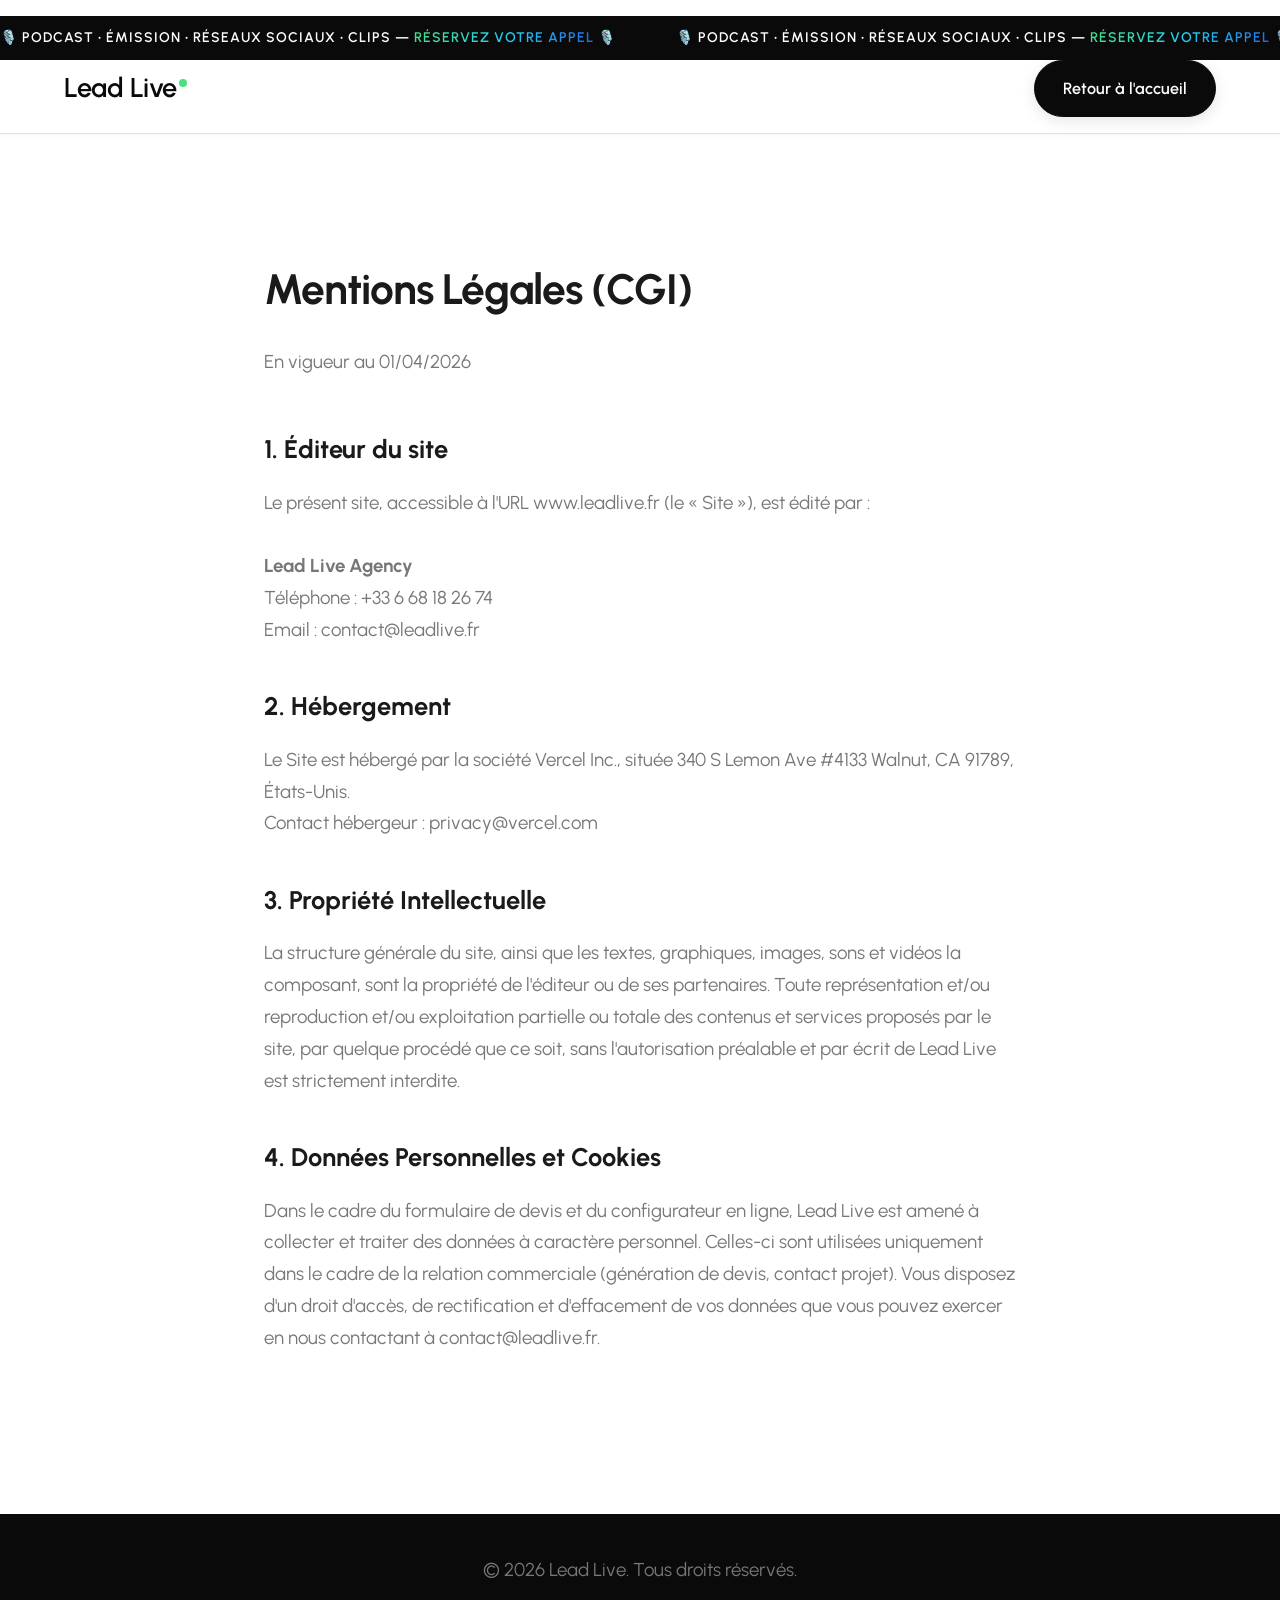
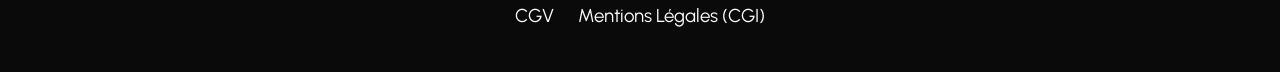
<file: cgi.html>
<!DOCTYPE html>
<html lang="fr">
<head>
  <meta charset="UTF-8">
  <meta name="viewport" content="width=device-width, initial-scale=1.0">
  <title>Mentions Légales — Lead Live</title>
  <meta name="description" content="Mentions légales et conditions générales d'utilisation (CGI) de l'agence Lead Live.">
  <link rel="stylesheet" href="css/style.css">
  <link rel="icon" type="image/svg+xml" href="data:image/svg+xml,<svg xmlns='http://www.w3.org/2000/svg' viewBox='0 0 100 100'><text y='.9em' font-size='90'>🎬</text></svg>">
</head>
<body class="legal-page">

  <!-- ===== HEADER ===== -->
  <header class="header" id="header">
    <div class="announcement-bar" id="announcement">
      <div class="marquee">
        <span>🎙️ PODCAST • ÉMISSION • RÉSEAUX SOCIAUX • CLIPS — <span class="highlight">RÉSERVEZ VOTRE APPEL</span> 🎙️</span>
        <span>🎙️ PODCAST • ÉMISSION • RÉSEAUX SOCIAUX • CLIPS — <span class="highlight">RÉSERVEZ VOTRE APPEL</span> 🎙️</span>
        <span>🎙️ PODCAST • ÉMISSION • RÉSEAUX SOCIAUX • CLIPS — <span class="highlight">RÉSERVEZ VOTRE APPEL</span> 🎙️</span>
      </div>
    </div>
    <div class="container">
      <a href="index.html" class="logo">Lead Live<span class="logo-dot"></span></a>
      <div class="nav-right">
        <a href="index.html" class="btn-primary">Retour à l'accueil</a>
      </div>
    </div>
  </header>

  <!-- ===== LEGAL PAGE CONTENT ===== -->
  <main class="legal-content">
    <div class="container" style="max-width: 800px; margin: 0 auto; padding: 120px 24px;">
      <h1 style="font-size: 2.5rem; margin-bottom: 20px; letter-spacing: -1px;">Mentions Légales (CGI)</h1>
      <p style="color: var(--text-muted); margin-bottom: 50px;">En vigueur au 01/04/2026</p>

      <section style="margin-bottom: 40px;">
        <h2 style="font-size: 1.5rem; margin-bottom: 15px;">1. Éditeur du site</h2>
        <p style="color: var(--text-muted); line-height: 1.7;">Le présent site, accessible à l'URL www.leadlive.fr (le « Site »), est édité par :<br><br>
        <strong>Lead Live Agency</strong><br>
        Téléphone : +33 6 68 18 26 74<br>
        Email : contact@leadlive.fr</p>
      </section>

      <section style="margin-bottom: 40px;">
        <h2 style="font-size: 1.5rem; margin-bottom: 15px;">2. Hébergement</h2>
        <p style="color: var(--text-muted); line-height: 1.7;">Le Site est hébergé par la société Vercel Inc., située 340 S Lemon Ave #4133 Walnut, CA 91789, États-Unis.<br>
        Contact hébergeur : privacy@vercel.com</p>
      </section>

      <section style="margin-bottom: 40px;">
        <h2 style="font-size: 1.5rem; margin-bottom: 15px;">3. Propriété Intellectuelle</h2>
        <p style="color: var(--text-muted); line-height: 1.7;">La structure générale du site, ainsi que les textes, graphiques, images, sons et vidéos la composant, sont la propriété de l'éditeur ou de ses partenaires. Toute représentation et/ou reproduction et/ou exploitation partielle ou totale des contenus et services proposés par le site, par quelque procédé que ce soit, sans l'autorisation préalable et par écrit de Lead Live est strictement interdite.</p>
      </section>

      <section style="margin-bottom: 40px;">
        <h2 style="font-size: 1.5rem; margin-bottom: 15px;">4. Données Personnelles et Cookies</h2>
        <p style="color: var(--text-muted); line-height: 1.7;">Dans le cadre du formulaire de devis et du configurateur en ligne, Lead Live est amené à collecter et traiter des données à caractère personnel. Celles-ci sont utilisées uniquement dans le cadre de la relation commerciale (génération de devis, contact projet). Vous disposez d'un droit d'accès, de rectification et d'effacement de vos données que vous pouvez exercer en nous contactant à contact@leadlive.fr.</p>
      </section>
    </div>
  </main>

  <!-- ===== FOOTER (Simple) ===== -->
  <footer class="footer" style="background: var(--black); color: var(--text-muted); padding: 40px 0; text-align: center;">
    <div class="container">
      <p>&copy; 2026 Lead Live. Tous droits réservés.</p>
      <div style="margin-top: 15px;">
        <a href="cgv.html" style="color: var(--white); margin: 0 10px;">CGV</a>
        <a href="cgi.html" style="color: var(--white); margin: 0 10px;">Mentions Légales (CGI)</a>
      </div>
    </div>
  </footer>

</body>
</html>
</file>
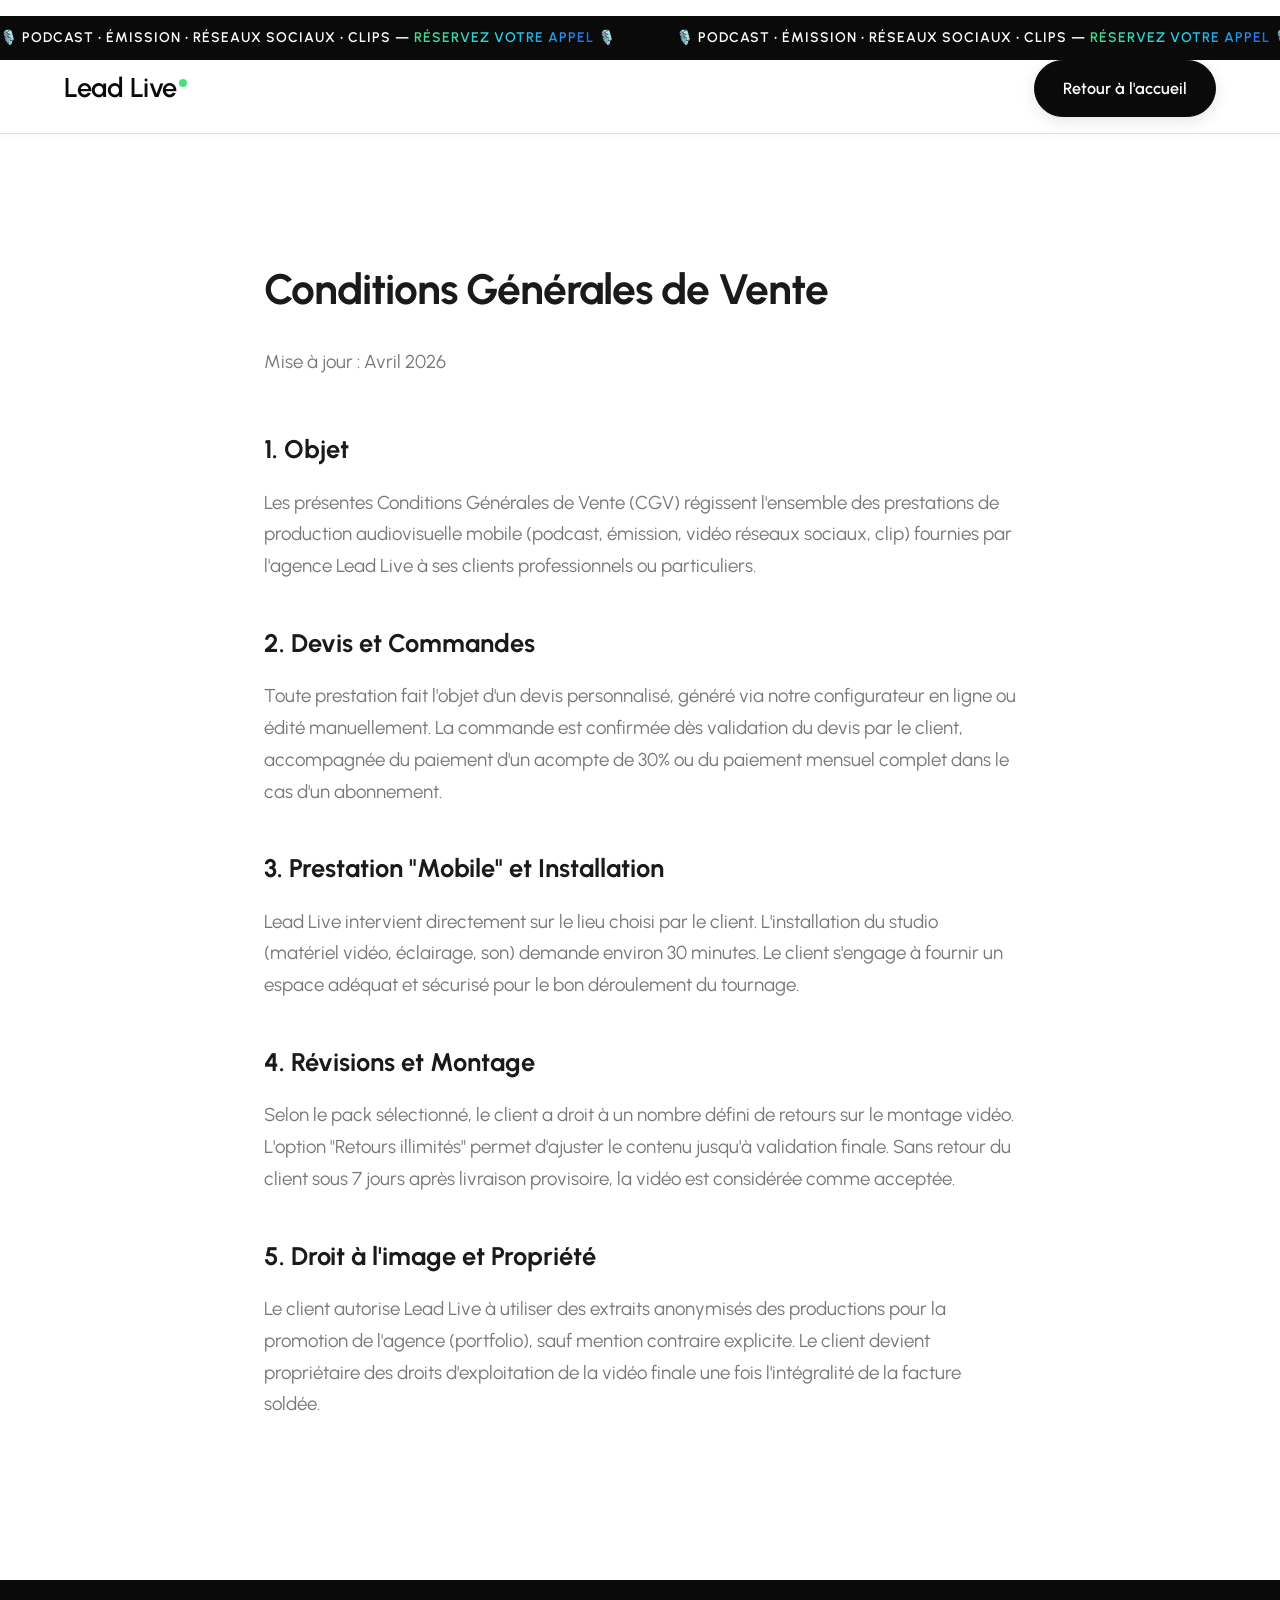
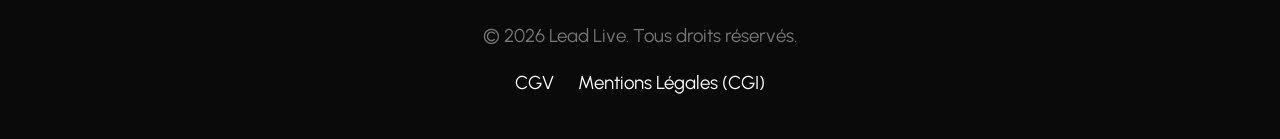
<file: cgv.html>
<!DOCTYPE html>
<html lang="fr">
<head>
  <meta charset="UTF-8">
  <meta name="viewport" content="width=device-width, initial-scale=1.0">
  <title>Conditions Générales de Vente — Lead Live</title>
  <meta name="description" content="Conditions Générales de Vente de l'agence Lead Live.">
  <link rel="stylesheet" href="css/style.css">
  <link rel="icon" type="image/svg+xml" href="data:image/svg+xml,<svg xmlns='http://www.w3.org/2000/svg' viewBox='0 0 100 100'><text y='.9em' font-size='90'>🎬</text></svg>">
</head>
<body class="legal-page">

  <!-- ===== HEADER ===== -->
  <header class="header" id="header">
    <div class="announcement-bar" id="announcement">
      <div class="marquee">
        <span>🎙️ PODCAST • ÉMISSION • RÉSEAUX SOCIAUX • CLIPS — <span class="highlight">RÉSERVEZ VOTRE APPEL</span> 🎙️</span>
        <span>🎙️ PODCAST • ÉMISSION • RÉSEAUX SOCIAUX • CLIPS — <span class="highlight">RÉSERVEZ VOTRE APPEL</span> 🎙️</span>
        <span>🎙️ PODCAST • ÉMISSION • RÉSEAUX SOCIAUX • CLIPS — <span class="highlight">RÉSERVEZ VOTRE APPEL</span> 🎙️</span>
      </div>
    </div>
    <div class="container">
      <a href="index.html" class="logo">Lead Live<span class="logo-dot"></span></a>
      <div class="nav-right">
        <a href="index.html" class="btn-primary">Retour à l'accueil</a>
      </div>
    </div>
  </header>

  <!-- ===== LEGAL PAGE CONTENT ===== -->
  <main class="legal-content">
    <div class="container" style="max-width: 800px; margin: 0 auto; padding: 120px 24px;">
      <h1 style="font-size: 2.5rem; margin-bottom: 20px; letter-spacing: -1px;">Conditions Générales de Vente</h1>
      <p style="color: var(--text-muted); margin-bottom: 50px;">Mise à jour : Avril 2026</p>

      <section style="margin-bottom: 40px;">
        <h2 style="font-size: 1.5rem; margin-bottom: 15px;">1. Objet</h2>
        <p style="color: var(--text-muted); line-height: 1.7;">Les présentes Conditions Générales de Vente (CGV) régissent l'ensemble des prestations de production audiovisuelle mobile (podcast, émission, vidéo réseaux sociaux, clip) fournies par l'agence Lead Live à ses clients professionnels ou particuliers.</p>
      </section>

      <section style="margin-bottom: 40px;">
        <h2 style="font-size: 1.5rem; margin-bottom: 15px;">2. Devis et Commandes</h2>
        <p style="color: var(--text-muted); line-height: 1.7;">Toute prestation fait l'objet d'un devis personnalisé, généré via notre configurateur en ligne ou édité manuellement. La commande est confirmée dès validation du devis par le client, accompagnée du paiement d'un acompte de 30% ou du paiement mensuel complet dans le cas d'un abonnement.</p>
      </section>

      <section style="margin-bottom: 40px;">
        <h2 style="font-size: 1.5rem; margin-bottom: 15px;">3. Prestation "Mobile" et Installation</h2>
        <p style="color: var(--text-muted); line-height: 1.7;">Lead Live intervient directement sur le lieu choisi par le client. L'installation du studio (matériel vidéo, éclairage, son) demande environ 30 minutes. Le client s'engage à fournir un espace adéquat et sécurisé pour le bon déroulement du tournage.</p>
      </section>

      <section style="margin-bottom: 40px;">
        <h2 style="font-size: 1.5rem; margin-bottom: 15px;">4. Révisions et Montage</h2>
        <p style="color: var(--text-muted); line-height: 1.7;">Selon le pack sélectionné, le client a droit à un nombre défini de retours sur le montage vidéo. L'option "Retours illimités" permet d'ajuster le contenu jusqu'à validation finale. Sans retour du client sous 7 jours après livraison provisoire, la vidéo est considérée comme acceptée.</p>
      </section>

      <section style="margin-bottom: 40px;">
        <h2 style="font-size: 1.5rem; margin-bottom: 15px;">5. Droit à l'image et Propriété</h2>
        <p style="color: var(--text-muted); line-height: 1.7;">Le client autorise Lead Live à utiliser des extraits anonymisés des productions pour la promotion de l'agence (portfolio), sauf mention contraire explicite. Le client devient propriétaire des droits d'exploitation de la vidéo finale une fois l'intégralité de la facture soldée.</p>
      </section>
    </div>
  </main>

  <!-- ===== FOOTER (Simple) ===== -->
  <footer class="footer" style="background: var(--black); color: var(--text-muted); padding: 40px 0; text-align: center;">
    <div class="container">
      <p>&copy; 2026 Lead Live. Tous droits réservés.</p>
      <div style="margin-top: 15px;">
        <a href="cgv.html" style="color: var(--white); margin: 0 10px;">CGV</a>
        <a href="cgi.html" style="color: var(--white); margin: 0 10px;">Mentions Légales (CGI)</a>
      </div>
    </div>
  </footer>

</body>
</html>
</file>
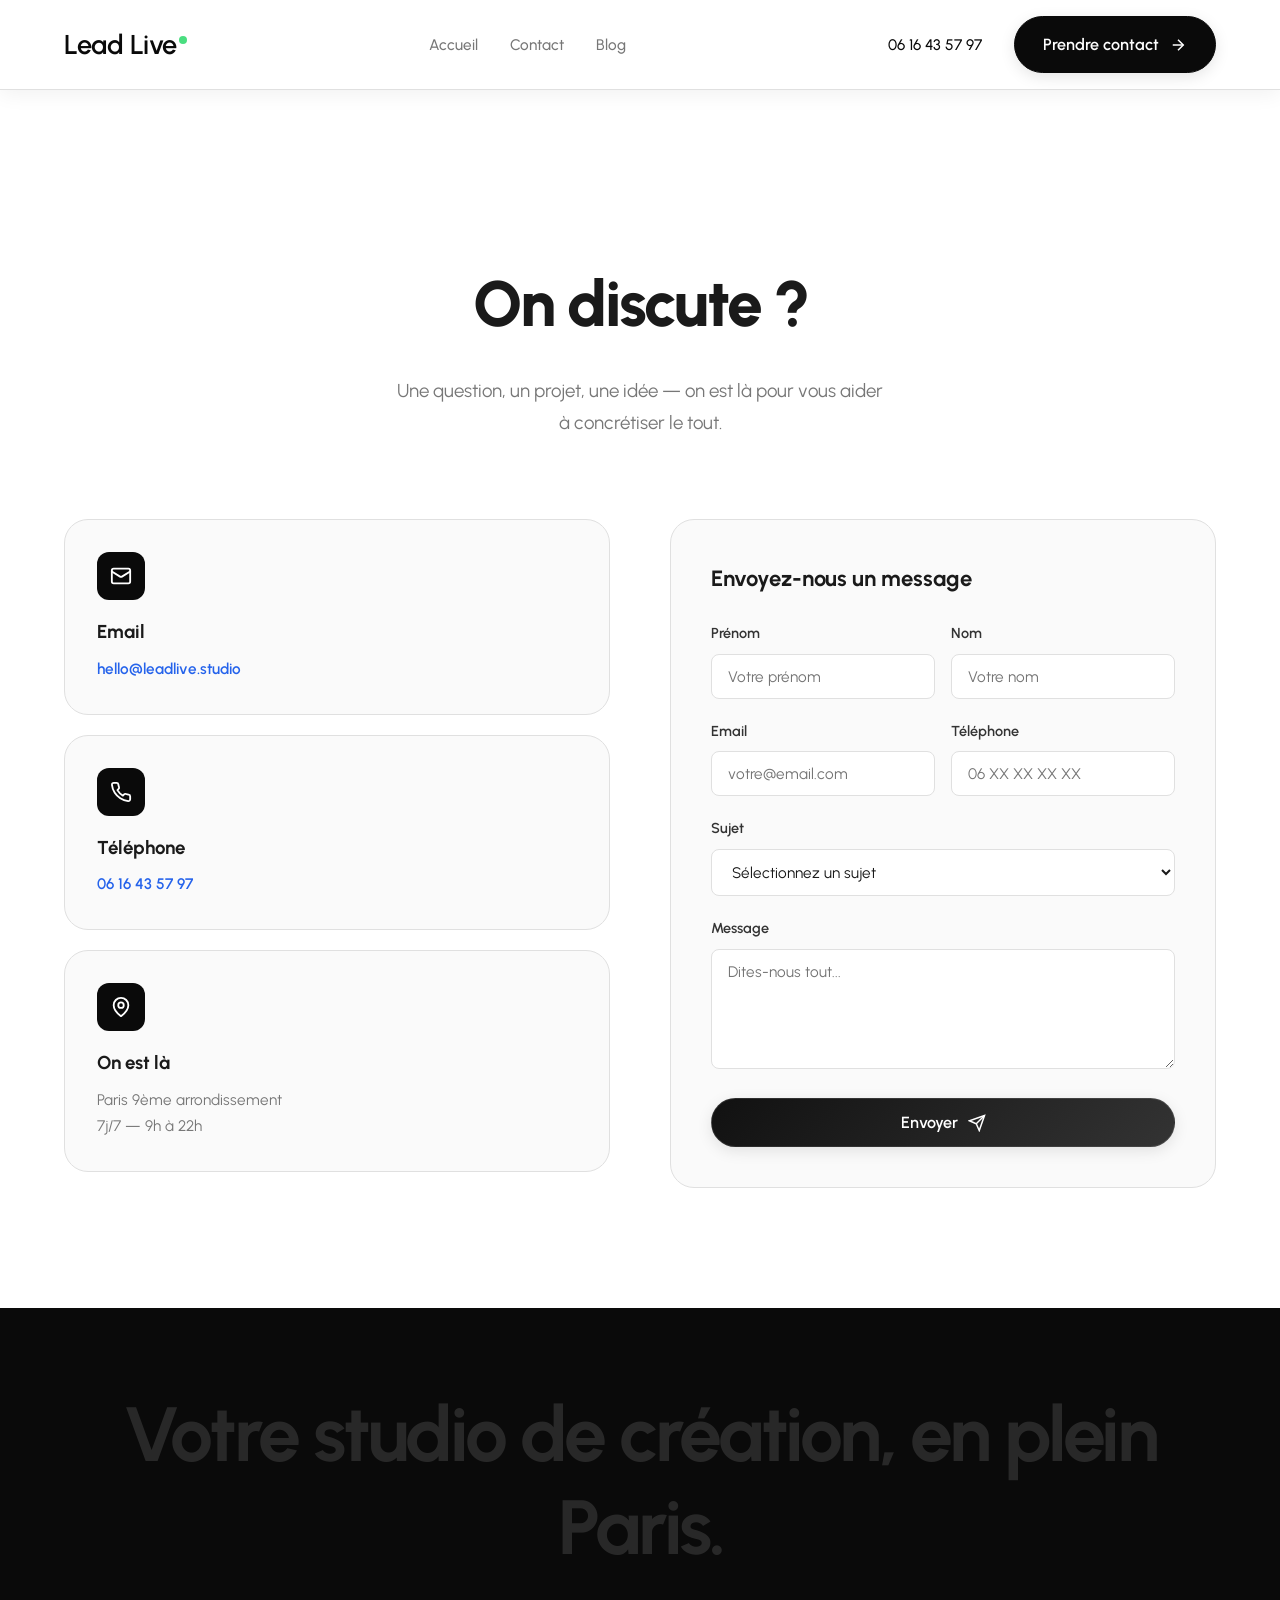
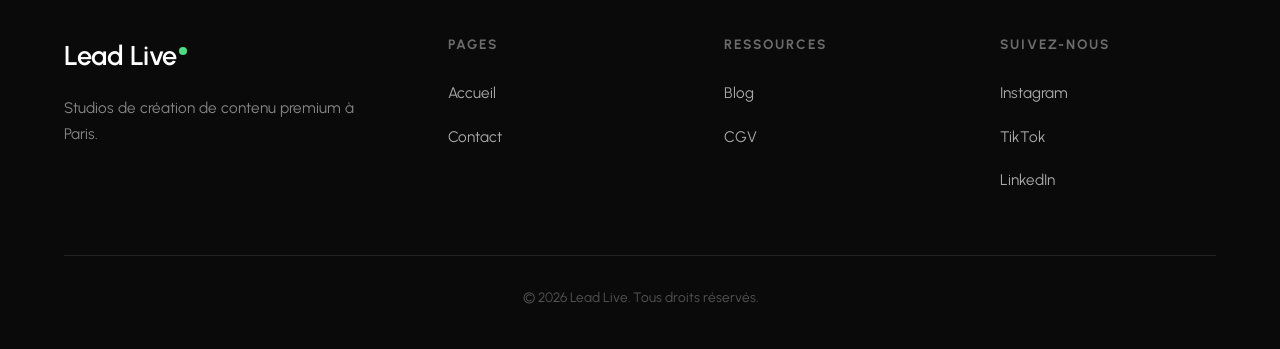
<file: contact.html>
<!DOCTYPE html>
<html lang="fr">
<head>
  <meta charset="UTF-8">
  <meta name="viewport" content="width=device-width, initial-scale=1.0">
  <title>Contact — Lead Live</title>
  <meta name="description" content="Contactez Lead Live pour réserver votre session de création de contenu à Paris.">
  <link rel="stylesheet" href="css/style.css?v=2">
  <link rel="icon" type="image/svg+xml" href="data:image/svg+xml,<svg xmlns='http://www.w3.org/2000/svg' viewBox='0 0 100 100'><text y='.9em' font-size='90'>🎬</text></svg>">
  <style>
    .contact-hero { padding: 160px 0 80px; background: var(--white); text-align: center; }
    .contact-hero h1 { font-family: var(--font-primary); font-size: clamp(2.5rem, 5vw, 4rem); font-weight: 800; letter-spacing: -2px; margin-bottom: 16px; color: var(--dark-text); }
    .contact-hero p { font-size: 1.1rem; color: var(--text-muted); max-width: 500px; margin: 0 auto; }
    .contact-section { padding: 0 0 120px; background: var(--white); }
    .contact-grid { display: grid; grid-template-columns: 1fr 1fr; gap: 60px; align-items: start; }
    .contact-info-cards { display: flex; flex-direction: column; gap: 20px; }
    .contact-card { background: var(--off-white); border: 1px solid var(--light-border); border-radius: var(--radius-xl); padding: 32px; transition: all var(--transition-normal); }
    .contact-card:hover { border-color: var(--accent-green); }
    .contact-card .card-icon { width: 48px; height: 48px; border-radius: var(--radius-md); background: var(--black); display: flex; align-items: center; justify-content: center; margin-bottom: 16px; }
    .contact-card .card-icon svg { width: 22px; height: 22px; color: var(--white); }
    .contact-card h3 { font-family: var(--font-primary); font-size: 1.1rem; font-weight: 700; margin-bottom: 8px; color: var(--dark-text); }
    .contact-card p { color: var(--text-muted); font-size: 0.9rem; }
    .contact-card a { color: var(--accent-blue); font-weight: 600; }
    .contact-form { background: var(--off-white); border: 1px solid var(--light-border); border-radius: var(--radius-xl); padding: 40px; }
    .contact-form h3 { font-family: var(--font-primary); font-size: 1.3rem; font-weight: 700; margin-bottom: 24px; color: var(--dark-text); }
    .form-group { margin-bottom: 20px; }
    .form-group label { display: block; font-size: 0.85rem; font-weight: 600; color: var(--body-text); margin-bottom: 8px; }
    .form-group input, .form-group textarea, .form-group select { width: 100%; padding: 12px 16px; background: var(--white); border: 1px solid var(--light-border); border-radius: var(--radius-sm); color: var(--dark-text); font-family: var(--font-body); font-size: 0.9rem; transition: border-color var(--transition-normal); outline: none; }
    .form-group input:focus, .form-group textarea:focus, .form-group select:focus { border-color: var(--accent-blue); }
    .form-group textarea { min-height: 120px; resize: vertical; }
    .form-row { display: grid; grid-template-columns: 1fr 1fr; gap: 16px; }
    @media (max-width: 768px) { .contact-grid { grid-template-columns: 1fr; } .form-row { grid-template-columns: 1fr; } }
  </style>
</head>
<body>
  <header class="header scrolled" id="header">
    <div class="container">
      <a href="index.html" class="logo">Lead Live<span class="logo-dot"></span></a>
      <nav class="nav-links" id="navLinks">
        <a href="index.html">Accueil</a>
        <a href="contact.html">Contact</a>
        <a href="blogs.html">Blog</a>
      </nav>
      <div class="nav-right">
        <a href="tel:0616435797" class="btn-login">06 16 43 57 97</a>
        <a href="#contactForm" class="btn-primary">
          Prendre contact
          <svg xmlns="http://www.w3.org/2000/svg" viewBox="0 0 24 24" fill="none" stroke="currentColor" stroke-width="2" width="16" height="16"><path d="M5 12h14"/><path d="m12 5 7 7-7 7"/></svg>
        </a>
        <button class="menu-toggle" id="menuToggle" aria-label="Menu"><span></span><span></span><span></span></button>
      </div>
    </div>
  </header>
  <div class="mobile-overlay" id="mobileOverlay"></div>

  <section class="contact-hero">
    <div class="container">
      <h1>On discute ?</h1>
      <p>Une question, un projet, une idée — on est là pour vous aider à concrétiser le tout.</p>
    </div>
  </section>

  <section class="contact-section">
    <div class="container">
      <div class="contact-grid">
        <div class="contact-info-cards">
          <div class="contact-card">
            <div class="card-icon">
              <svg xmlns="http://www.w3.org/2000/svg" viewBox="0 0 24 24" fill="none" stroke="currentColor" stroke-width="2" stroke-linecap="round" stroke-linejoin="round"><rect width="20" height="16" x="2" y="4" rx="2"/><path d="m22 7-8.97 5.7a1.94 1.94 0 0 1-2.06 0L2 7"/></svg>
            </div>
            <h3>Email</h3>
            <p><a href="mailto:hello@leadlive.studio">hello@leadlive.studio</a></p>
          </div>
          <div class="contact-card">
            <div class="card-icon">
              <svg xmlns="http://www.w3.org/2000/svg" viewBox="0 0 24 24" fill="none" stroke="currentColor" stroke-width="2" stroke-linecap="round" stroke-linejoin="round"><path d="M22 16.92v3a2 2 0 0 1-2.18 2 19.79 19.79 0 0 1-8.63-3.07 19.5 19.5 0 0 1-6-6 19.79 19.79 0 0 1-3.07-8.67A2 2 0 0 1 4.11 2h3a2 2 0 0 1 2 1.72 12.84 12.84 0 0 0 .7 2.81 2 2 0 0 1-.45 2.11L8.09 9.91a16 16 0 0 0 6 6l1.27-1.27a2 2 0 0 1 2.11-.45 12.84 12.84 0 0 0 2.81.7A2 2 0 0 1 22 16.92z"/></svg>
            </div>
            <h3>Téléphone</h3>
            <p><a href="tel:0616435797">06 16 43 57 97</a></p>
          </div>
          <div class="contact-card">
            <div class="card-icon">
              <svg xmlns="http://www.w3.org/2000/svg" viewBox="0 0 24 24" fill="none" stroke="currentColor" stroke-width="2" stroke-linecap="round" stroke-linejoin="round"><path d="M20 10c0 6-8 12-8 12s-8-6-8-12a8 8 0 0 1 16 0Z"/><circle cx="12" cy="10" r="3"/></svg>
            </div>
            <h3>On est là</h3>
            <p>Paris 9ème arrondissement<br>7j/7 — 9h à 22h</p>
          </div>
        </div>
        <div class="contact-form">
          <h3>Envoyez-nous un message</h3>
          <form id="contactForm">
            <div class="form-row">
              <div class="form-group"><label for="firstName">Prénom</label><input type="text" id="firstName" placeholder="Votre prénom" required></div>
              <div class="form-group"><label for="lastName">Nom</label><input type="text" id="lastName" placeholder="Votre nom" required></div>
            </div>
            <div class="form-row">
              <div class="form-group"><label for="email">Email</label><input type="email" id="email" placeholder="votre@email.com" required></div>
              <div class="form-group"><label for="phone">Téléphone</label><input type="tel" id="phone" placeholder="06 XX XX XX XX" required></div>
            </div>
            <div class="form-group"><label for="subject">Sujet</label><select id="subject"><option value="">Sélectionnez un sujet</option><option value="reservation">Réservation</option><option value="info">Question</option><option value="partnership">Partenariat</option><option value="other">Autre</option></select></div>
            <div class="form-group"><label for="message">Message</label><textarea id="message" placeholder="Dites-nous tout..." required></textarea></div>
            <button type="submit" class="btn-primary" id="contactSubmitBtn" style="width: 100%; justify-content: center;">Envoyer <svg xmlns="http://www.w3.org/2000/svg" viewBox="0 0 24 24" fill="none" stroke="currentColor" stroke-width="2" width="16" height="16"><path d="m22 2-7 20-4-9-9-4Z"/><path d="m22 2-11 11"/></svg></button>
          </form>
        </div>
      </div>
    </div>
  </section>

  <footer class="footer" id="footer">
    <div class="container">
      <div class="footer-big-text">Votre studio de création, en plein Paris.</div>
      <div class="footer-content">
        <div class="footer-brand"><a href="index.html" class="logo">Lead Live<span class="logo-dot" style="background: var(--accent-green);"></span></a><p>Studios de création de contenu premium à Paris.</p></div>
        <div class="footer-column"><h4>Pages</h4><ul><li><a href="index.html">Accueil</a></li><li><a href="contact.html">Contact</a></li></ul></div>
        <div class="footer-column"><h4>Ressources</h4><ul><li><a href="blogs.html">Blog</a></li><li><a href="#">CGV</a></li></ul></div>
        <div class="footer-column"><h4>Suivez-nous</h4><ul><li><a href="#">Instagram</a></li><li><a href="#">TikTok</a></li><li><a href="#">LinkedIn</a></li></ul></div>
      </div>
      <div class="footer-bottom"><p>© 2026 Lead Live. Tous droits réservés.</p></div>
    </div>
  </footer>
  <script src="js/main.js"></script>
</body>
</html>
</file>
<file: css/style.css>
/* ============================================
   LEAD LIVE — STYLES v2.0
   Light mode, Green→Blue gradient, Black capsules
   Full bug-fix & premium polish pass
   ============================================ */

/* ---------- IMPORTS ---------- */
@import url('https://fonts.googleapis.com/css2?family=Urbanist:ital,wght@0,100..900;1,100..900&display=swap');

/* ---------- CSS VARIABLES ---------- */
:root {
  /* Colors — Light theme */
  --white:          #FFFFFF;
  --off-white:      #FAFAFA;
  --light-bg:       #F5F5F5;
  --light-surface:  #F0F0F0;
  --light-border:   #E0E0E0;
  --black:          #0A0A0A;
  --dark-text:      #1A1A1A;
  --dark-bg:        #1A1A1A;   /* alias fix */
  --body-text:      #333333;
  --text-muted:     #777777;
  --text-light:     #999999;
  --light-text:     #999999;   /* alias fix */
  --secondary-bg:   #F8F8F8;   /* fix undefined var */
  
  /* Accent gradient — Green to Blue */
  --accent-green:   #4ADE80;
  --accent-blue:    #2563EB;
  --accent-gradient:       linear-gradient(135deg, #4ADE80, #22D3EE, #2563EB);
  --accent-gradient-hover: linear-gradient(135deg, #5AEE90, #32E3FE, #3573FB);
  --accent-gradient-soft:  linear-gradient(135deg, rgba(74,222,128,.1), rgba(37,99,235,.1));
  
  /* Warm section */
  --warm-bg:    #F0F7F4;
  --warm-text:  #1A2E23;
  --warm-muted: #4A6B55;
  
  /* Typography */
  --font-primary:    'Urbanist', -apple-system, sans-serif;
  --font-secondary:  'Urbanist', -apple-system, sans-serif; /* alias fix */
  --font-body:       'Urbanist', -apple-system, sans-serif;
  
  /* Spacing */
  --section-padding:   100px 0;
  --container-max:     1200px;
  --container-padding: 0 24px;
  
  /* Transitions */
  --transition-fast:   0.2s ease;
  --transition-normal: 0.3s ease;
  --transition-slow:   0.5s ease;
  
  /* Radius */
  --radius-sm:   8px;
  --radius-md:   12px;
  --radius-lg:   16px;
  --radius-xl:   24px;
  --radius-hero: 32px;
  --radius-pill: 50px;
}

/* ---------- RESET ---------- */
*, *::before, *::after {
  margin: 0;
  padding: 0;
  box-sizing: border-box;
}

html {
  scroll-behavior: smooth;
  font-size: 17px;
}

body {
  font-family: var(--font-body);
  background-color: var(--white);
  color: var(--dark-text);
  line-height: 1.7;
  font-size: 1.1rem;
  overflow-x: hidden;
  -webkit-font-smoothing: antialiased;
  -moz-osx-font-smoothing: grayscale;
}

a {
  text-decoration: none;
  color: inherit;
  transition: color var(--transition-fast);
}

img {
  max-width: 100%;
  height: auto;
  display: block;
}

ul, ol { list-style: none; }

button {
  border: none;
  background: none;
  cursor: pointer;
  font-family: inherit;
  color: inherit;
}

/* ---------- UTILITY ---------- */
.container {
  max-width: var(--container-max);
  margin: 0 auto;
  padding: var(--container-padding);
}

.sr-only {
  position: absolute;
  width: 1px;
  height: 1px;
  overflow: hidden;
  clip: rect(0,0,0,0);
}

/* ---------- ANNOUNCEMENT BANNER ---------- */
.announcement-bar {
  background: var(--black);
  padding: 10px 0;
  text-align: center;
  font-size: 0.82rem;
  font-weight: 600;
  letter-spacing: 1px;
  color: var(--white);
  position: relative;
  z-index: 1001;
  overflow: hidden;
}

.announcement-bar .marquee {
  display: flex;
  animation: marquee 20s linear infinite;
  white-space: nowrap;
  gap: 60px;
}

.announcement-bar .marquee span { flex-shrink: 0; }

.announcement-bar .marquee .highlight {
  background: var(--accent-gradient);
  -webkit-background-clip: text;
  -webkit-text-fill-color: transparent;
  background-clip: text;
}

@keyframes marquee {
  0%   { transform: translateX(0); }
  100% { transform: translateX(-50%); }
}

/* ---------- HEADER ---------- */
.header {
  position: sticky;
  top: 0;
  z-index: 1000;
  padding: 16px 0;
  transition: all var(--transition-normal);
  background: rgba(255, 255, 255, 0.95);
  backdrop-filter: blur(20px);
  -webkit-backdrop-filter: blur(20px);
  border-bottom: 1px solid var(--light-border);
  box-shadow: 0 1px 8px rgba(0,0,0,0.04);
}

/* Scroll state uses the exact same base, maybe slightly more shadow */
.header.scrolled {
  box-shadow: 0 4px 20px rgba(0,0,0,0.06);
}

/* Ensure Nav elements are always dark to be visible on white */
.header .logo {
  color: var(--black);
}
.header .logo .logo-dot {
  background: var(--accent-green);
}
.header .nav-links a {
  color: var(--text-muted);
}
.header .nav-links a:hover {
  color: var(--black);
}
.header .btn-login {
  color: var(--black);
}
.header .btn-primary {
  background: var(--black);
  border-color: var(--black);
  color: var(--white);
}
.header .btn-primary:hover {
  background: #222;
}

.header .container {
  display: flex;
  align-items: center;
  justify-content: space-between;
}

.logo {
  font-family: var(--font-primary);
  font-size: 1.6rem;
  font-weight: 600;
  letter-spacing: -0.5px;
  color: var(--black);
}

.logo .logo-dot {
  display: inline-block;
  width: 8px;
  height: 8px;
  background: var(--accent-green);
  border-radius: 50%;
  margin-left: 2px;
  vertical-align: super;
}

.nav-links {
  display: flex;
  align-items: center;
  gap: 32px;
}

.nav-links a {
  font-size: 0.9rem;
  font-weight: 500;
  color: var(--text-muted);
  position: relative;
  padding: 4px 0;
}

.nav-links a::after {
  content: '';
  position: absolute;
  bottom: 0;
  left: 0;
  width: 0;
  height: 2px;
  background: var(--black);
  transition: width var(--transition-normal);
}

.nav-links a:hover  { color: var(--black); }
.nav-links a:hover::after { width: 100%; }

.nav-right {
  display: flex;
  align-items: center;
  gap: 12px;
}

.btn-login {
  font-size: 0.9rem;
  font-weight: 500;
  color: var(--text-muted);
  padding: 8px 20px;
  border-radius: var(--radius-pill);
  transition: all var(--transition-normal);
}

.btn-login:hover { color: var(--black); }

/* ---- PRIMARY BUTTON ---- */
.btn-primary {
  display: inline-flex;
  align-items: center;
  justify-content: center;
  gap: 10px;
  font-size: 0.95rem;
  font-weight: 600;
  color: var(--white);
  padding: 14px 28px;
  background: linear-gradient(135deg, #111, #333);
  border-radius: var(--radius-pill);
  transition: all 0.3s cubic-bezier(0.16, 1, 0.3, 1);
  border: 1px solid rgba(255,255,255,0.1);
  cursor: pointer;
  box-shadow: 0 4px 15px rgba(0,0,0,0.1);
}

.btn-primary:hover {
  transform: translateY(-2px);
  box-shadow: 0 12px 30px rgba(0,0,0,0.2);
  background: linear-gradient(135deg, #000, #222);
}

.btn-primary svg {
  width: 18px;
  height: 18px;
  transition: transform 0.3s ease;
}

.btn-primary:hover svg { transform: translateX(4px); }

/* Menu toggle */
.menu-toggle {
  display: none;
  flex-direction: column;
  gap: 5px;
  padding: 8px;
  cursor: pointer;
}

.menu-toggle span {
  display: block;
  width: 24px;
  height: 2px;
  background: var(--black);
  transition: all var(--transition-normal);
  border-radius: 2px;
}

.header .menu-toggle span {
  background: var(--black);
}

/* ---------- HERO SECTION ---------- */
.hero {
  position: relative;
  /* Add padding to frame the card off the navbar */
  padding: 80px 20px 40px;
  background: var(--white);
}

.hero-video-wrapper {
  position: relative;
  width: 100%;
  max-width: 1400px;
  margin: 0 auto;
  border-radius: var(--radius-hero);
  overflow: hidden;
  min-height: 88vh;
  display: flex;
  align-items: center;
  background: #0a0a0a; /* Fallback dark while video loads */
  /* Elegant gradient fallback */
  background-image: linear-gradient(135deg, #0a0a0a 0%, #1a1a2e 50%, #0a0a0a 100%);
}

#yt-player {
  position: absolute;
  top: 50%;
  left: 50%;
  width: 100vw;
  height: 56.25vw;
  min-height: 100%;
  min-width: 177.78vh;
  transform: translate(-50%, -50%);
  z-index: 1;
  pointer-events: none;
  border: none;
}

/* Sound toggle button */
.hero-sound-toggle {
  position: absolute;
  bottom: 28px;
  right: 28px;
  z-index: 10;
  display: flex;
  align-items: center;
  gap: 8px;
  padding: 10px 18px;
  background: rgba(0, 0, 0, 0.45);
  backdrop-filter: blur(12px);
  -webkit-backdrop-filter: blur(12px);
  border: 1px solid rgba(255, 255, 255, 0.15);
  border-radius: var(--radius-pill);
  color: var(--white);
  cursor: pointer;
  transition: all var(--transition-normal);
  font-family: var(--font-body);
}

.hero-sound-toggle:hover {
  background: rgba(0, 0, 0, 0.65);
  border-color: rgba(255, 255, 255, 0.3);
}

.hero-sound-toggle svg {
  width: 18px;
  height: 18px;
  flex-shrink: 0;
}

.hero-sound-toggle .icon-unmuted { display: none; }
.hero-sound-toggle .icon-muted   { display: block; }
.hero-sound-toggle.unmuted .icon-unmuted { display: block; }
.hero-sound-toggle.unmuted .icon-muted   { display: none; }

.hero-sound-toggle .sound-label {
  font-size: 0.8rem;
  font-weight: 500;
  letter-spacing: 0.5px;
}

.hero-video-overlay {
  position: absolute;
  inset: 0;
  background: linear-gradient(
    180deg,
    rgba(0,0,0,0.35) 0%,
    rgba(0,0,0,0.45) 50%,
    rgba(0,0,0,0.7) 100%
  );
  z-index: 2;
}

.hero-content {
  position: relative;
  z-index: 3;
  max-width: 800px;
  padding: 80px 60px 100px;
  color: var(--white);
  /* Always visible — hero is above the fold */
  opacity: 1 !important;
  transform: none;
}

.hero-badge {
  display: inline-flex;
  align-items: center;
  gap: 8px;
  padding: 6px 16px;
  background: rgba(255, 255, 255, 0.1);
  backdrop-filter: blur(10px);
  border: 1px solid rgba(255, 255, 255, 0.15);
  border-radius: var(--radius-pill);
  font-size: 0.8rem;
  font-weight: 500;
  color: rgba(255, 255, 255, 0.85);
  margin-bottom: 32px;
  animation: fadeInUp 0.8s ease forwards;
}

.hero-badge .dot {
  width: 6px;
  height: 6px;
  background: var(--accent-green);
  border-radius: 50%;
  animation: pulse 2s infinite;
}

@keyframes pulse {
  0%, 100% { opacity: 1; }
  50%       { opacity: 0.4; }
}

@keyframes fadeInUp {
  from { opacity: 0; transform: translateY(20px); }
  to   { opacity: 1; transform: translateY(0); }
}

.hero h1 {
  font-family: var(--font-primary);
  font-size: clamp(2rem, 5.5vw, 4.2rem);
  font-weight: 600;
  line-height: 1.1;
  letter-spacing: -2px;
  margin-bottom: 24px;
  color: var(--white);
  animation: fadeInUp 0.8s ease 0.15s both;
}

.hero h1 .rotating-word {
  display: block;
  position: relative;
  overflow: hidden;
  height: 1.15em;
  width: 100%;
}

.hero h1 .rotating-word span {
  display: block;
  position: absolute;
  left: 0;
  top: 0;
  opacity: 0;
  transform: translateY(100%);
  transition: all 0.5s cubic-bezier(0.23, 1, 0.32, 1);
  background: var(--accent-gradient);
  -webkit-background-clip: text;
  -webkit-text-fill-color: transparent;
  background-clip: text;
  white-space: nowrap;
}

.hero h1 .rotating-word span.active {
  opacity: 1;
  transform: translateY(0);
}

.hero h1 .rotating-word span.exit {
  opacity: 0;
  transform: translateY(-100%);
}

.hero p {
  font-size: 1.25rem;
  color: rgba(255, 255, 255, 0.9);
  max-width: 580px;
  margin-bottom: 40px;
  line-height: 1.7;
  animation: fadeInUp 0.8s ease 0.3s both;
}

.hero-cta {
  display: flex;
  align-items: center;
  gap: 16px;
  margin-bottom: 60px;
  flex-wrap: wrap;
  animation: fadeInUp 0.8s ease 0.45s both;
}

.hero .btn-primary {
  background: var(--white);
  color: var(--black);
  border-color: transparent;
}

.hero .btn-primary:hover {
  background: var(--off-white);
  box-shadow: 0 8px 30px rgba(255,255,255,0.2);
}

/* ===== NEW "Découvrir nos formats" Replacement Button ===== */
.btn-discover {
  position: relative;
  display: inline-flex;
  align-items: center;
  gap: 12px;
  font-size: 0.95rem;
  font-weight: 600;
  color: var(--white);
  padding: 14px 28px;
  border-radius: var(--radius-pill);
  border: 1px solid rgba(255,255,255,0.25);
  background: rgba(255,255,255,0.08);
  backdrop-filter: blur(14px);
  -webkit-backdrop-filter: blur(14px);
  cursor: pointer;
  transition: all 0.35s cubic-bezier(0.16, 1, 0.3, 1);
  overflow: hidden;
  text-decoration: none;
}

.btn-discover::before {
  content: '';
  position: absolute;
  inset: 0;
  background: var(--accent-gradient);
  opacity: 0;
  transition: opacity 0.35s ease;
  border-radius: inherit;
}

.btn-discover:hover {
  border-color: transparent;
  transform: translateY(-2px);
  box-shadow: 0 12px 32px rgba(74,222,128,0.3);
  color: var(--white);
}

.btn-discover:hover::before { opacity: 1; }

.btn-discover .btn-discover-icon {
  position: relative;
  z-index: 1;
  width: 32px;
  height: 32px;
  border-radius: 50%;
  background: rgba(255,255,255,0.15);
  display: flex;
  align-items: center;
  justify-content: center;
  transition: transform 0.35s cubic-bezier(0.16, 1, 0.3, 1), background 0.35s;
  flex-shrink: 0;
}

.btn-discover:hover .btn-discover-icon {
  background: rgba(255,255,255,0.25);
  transform: translateX(4px);
}

.btn-discover .btn-discover-icon svg {
  width: 14px;
  height: 14px;
}

.btn-discover span:not(.btn-discover-icon) {
  position: relative;
  z-index: 1;
}

/* ---------- HERO INFO ---------- */
.hero-info {
  display: flex;
  gap: 40px;
  flex-wrap: wrap;
  animation: fadeInUp 0.8s ease 0.6s both;
}

.hero-info-item {
  display: flex;
  align-items: center;
  gap: 12px;
}

.hero-info-item .icon {
  width: 40px;
  height: 40px;
  border-radius: 50%;
  background: rgba(255, 255, 255, 0.1);
  backdrop-filter: blur(10px);
  border: 1px solid rgba(255, 255, 255, 0.12);
  display: flex;
  align-items: center;
  justify-content: center;
}

.hero-info-item .icon svg {
  width: 18px;
  height: 18px;
  color: var(--accent-green);
}

.hero-info-item .info-text  { font-size: 0.85rem; }
.hero-info-item .info-label {
  color: rgba(255, 255, 255, 0.5);
  font-size: 0.75rem;
  text-transform: uppercase;
  letter-spacing: 1px;
}
.hero-info-item .info-value {
  color: var(--white);
  font-weight: 600;
}
.hero-info-item .info-value a { color: var(--white); }

/* ---------- WELCOME / BIENVENUE SECTION ---------- */
.welcome {
  background: var(--warm-bg);
  color: var(--warm-text);
  padding: 120px 0;
}

.welcome-header {
  text-align: center;
  max-width: 700px;
  margin: 0 auto 80px;
}

.welcome-header .section-label,
.section-label {
  display: inline-block;
  font-size: 0.8rem;
  font-weight: 600;
  text-transform: uppercase;
  letter-spacing: 2px;
  color: var(--accent-blue);
  margin-bottom: 16px;
}

.welcome-header h2 {
  font-family: var(--font-primary);
  font-size: clamp(2rem, 4vw, 3rem);
  font-weight: 600;
  line-height: 1.15;
  letter-spacing: -1px;
  color: var(--warm-text);
}

.welcome-features {
  display: grid;
  grid-template-columns: repeat(2, 1fr);
  gap: 40px 60px;
}

.feature-card {
  display: flex;
  gap: 20px;
  align-items: flex-start;
}

.feature-card .feature-icon {
  flex-shrink: 0;
  width: 50px;
  height: 50px;
  border-radius: var(--radius-md);
  background: var(--white);
  display: flex;
  align-items: center;
  justify-content: center;
  box-shadow: 0 4px 20px rgba(0,0,0,0.06);
}

.feature-card .feature-icon svg {
  width: 24px;
  height: 24px;
  color: var(--accent-blue);
}

.feature-card h4 {
  font-family: var(--font-primary);
  font-size: 1.1rem;
  font-weight: 700;
  margin-bottom: 8px;
  color: var(--warm-text);
}

.feature-card p {
  font-size: 0.9rem;
  color: var(--warm-muted);
  line-height: 1.6;
}

/* ---------- STUDIOS SECTION ---------- */
.studios {
  background: var(--white);
  padding: var(--section-padding);
  overflow: hidden;
}

.studios .section-header {
  text-align: center;
  margin-bottom: 60px;
}

.studios h2 {
  font-family: var(--font-primary);
  font-size: clamp(2rem, 4vw, 3rem);
  font-weight: 600;
  letter-spacing: -1px;
  color: var(--dark-text);
}

.studios-slider {
  display: flex;
  gap: 24px;
  overflow-x: auto;
  scroll-snap-type: x mandatory;
  scroll-behavior: smooth;
  padding: 20px 0 40px;
  -webkit-overflow-scrolling: touch;
  scrollbar-width: none;
}

.studios-slider::-webkit-scrollbar { display: none; }

.studio-card {
  flex: 0 0 380px;
  scroll-snap-align: start;
  border-radius: var(--radius-xl);
  overflow: hidden;
  position: relative;
  background: var(--white);
  border: 1px solid var(--light-border);
  transition: all var(--transition-normal);
  cursor: pointer;
  text-decoration: none;
}

.studio-card:hover {
  transform: translateY(-8px);
  border-color: var(--accent-green);
  box-shadow: 0 20px 60px rgba(37,99,235,0.08);
}

.studio-card .studio-image {
  width: 100%;
  height: 280px;
  overflow: hidden;
}

.studio-card .studio-image img {
  width: 100%;
  height: 100%;
  object-fit: cover;
  transition: transform var(--transition-slow);
}

.studio-card:hover .studio-image img { transform: scale(1.05); }

.studio-card .studio-info {
  padding: 24px;
  display: flex;
  align-items: center;
  justify-content: space-between;
}

.studio-card .studio-name {
  font-family: var(--font-primary);
  font-size: 1.3rem;
  font-weight: 700;
  color: var(--dark-text);
}

.studio-card .studio-cta {
  display: inline-flex;
  align-items: center;
  gap: 6px;
  font-size: 0.85rem;
  font-weight: 600;
  color: var(--accent-blue);
  transition: gap var(--transition-normal);
}

.studio-card:hover .studio-cta { gap: 12px; }
.studio-card .studio-cta svg { width: 16px; height: 16px; }

/* ---------- PRICING / PACKS — HOMEPAGE ---------- */
.pricing {
  background-color: var(--white);
  position: relative;
}

.pricing-grid {
  display: grid;
  grid-template-columns: repeat(3, 1fr);
  gap: 30px;
  align-items: stretch;
}

.pricing-card {
  background: var(--white);
  border: 1px solid var(--light-border);
  border-radius: var(--radius-xl);
  padding: 40px;
  display: flex;
  flex-direction: column;
  position: relative;
  transition: transform var(--transition-normal), box-shadow var(--transition-normal);
}

.pricing-card:hover {
  transform: translateY(-5px);
  box-shadow: 0 20px 40px rgba(0,0,0,0.06);
}

.pricing-card.popular {
  border: 2px solid var(--accent-green);
  box-shadow: 0 20px 40px rgba(0,0,0,0.08);
}

.popular-badge {
  position: absolute;
  top: -15px;
  left: 50%;
  transform: translateX(-50%);
  background: var(--black);
  color: var(--white);
  font-size: 0.75rem;
  font-weight: 700;
  text-transform: uppercase;
  letter-spacing: 1px;
  padding: 6px 16px;
  border-radius: var(--radius-pill);
}

.pricing-header h3 {
  font-family: var(--font-primary);
  font-size: 1.8rem;
  margin-bottom: 10px;
}

.pricing-header .price {
  font-size: 2.5rem;
  font-weight: 700;
  font-family: var(--font-primary);
  letter-spacing: -1px;
  margin-bottom: 16px;
  color: var(--dark-text);
  display: flex;
  align-items: baseline;
  flex-wrap: wrap;
}

.pricing-header .price span {
  font-size: 1rem;
  font-weight: 400;
  color: var(--light-text);
  margin-right: 8px;
}

.pricing-header .price span:last-child {
  margin-left: 8px;
  margin-right: 0;
}

.pricing-header p {
  color: var(--light-text);
  font-size: 0.95rem;
  margin-bottom: 30px;
  min-height: 44px;
}

.pricing-features {
  list-style: none;
  margin-bottom: 40px;
  flex-grow: 1;
}

.pricing-features li {
  display: flex;
  align-items: flex-start;
  gap: 12px;
  margin-bottom: 16px;
  color: var(--dark-bg);
  font-size: 0.95rem;
}

.pricing-features li svg {
  width: 20px;
  height: 20px;
  color: var(--accent-green);
  flex-shrink: 0;
  margin-top: 2px;
}

.pricing-features li.disabled {
  color: #a0a0a0;
  text-decoration: line-through;
}

.pricing-features li.disabled svg { color: #a0a0a0; }

.w-full {
  width: 100%;
  text-align: center;
  justify-content: center;
}

/* ---- SECONDARY BUTTON (Context-aware) ---- */
.btn-secondary {
  position: relative;
  display: inline-flex;
  align-items: center;
  justify-content: center;
  gap: 10px;
  font-size: 1rem;
  font-weight: 600;
  color: var(--white);
  padding: 14px 28px;
  background: rgba(255,255,255,0.05);
  border: 1px solid rgba(255,255,255,0.2);
  border-radius: var(--radius-pill);
  transition: all 0.3s cubic-bezier(0.16, 1, 0.3, 1);
  cursor: pointer;
  overflow: hidden;
  z-index: 1;
  backdrop-filter: blur(10px);
}

.btn-secondary::before {
  content: "";
  position: absolute;
  top: 0; left: -100%;
  width: 50%; height: 100%;
  background: linear-gradient(to right, transparent, rgba(255,255,255,0.4), transparent);
  transform: skewX(-20deg);
  animation: shimmer-sweep 3s infinite;
  z-index: -1;
}

@keyframes shimmer-sweep {
  0%   { left: -100%; }
  50%  { left: 200%; }
  100% { left: 200%; }
}

.btn-secondary a { color: inherit; }

.btn-secondary:hover {
  background: rgba(255,255,255,0.15);
  border-color: rgba(255,255,255,0.8);
  transform: translateY(-2px);
  box-shadow: 0 10px 25px rgba(255,255,255,0.15), 0 0 15px rgba(255,255,255,0.2) inset;
}

/* Secondary button on light background (Blog section, etc.) */
.blog .btn-secondary,
.section-light .btn-secondary,
.btn-secondary-dark {
  color: var(--body-text);
  border-color: var(--light-border);
  background: transparent;
  backdrop-filter: none;
}

.blog .btn-secondary::before { display: none; }

.blog .btn-secondary:hover,
.btn-secondary-dark:hover {
  border-color: var(--black);
  color: var(--black);
  background: transparent;
  box-shadow: none;
}

/* ---------- TESTIMONIALS ---------- */
.testimonials {
  background-color: var(--secondary-bg);
  position: relative;
  overflow: hidden;
  padding: var(--section-padding);
}

.testimonials-grid {
  display: grid;
  grid-template-columns: repeat(3, 1fr);
  gap: 30px;
}

.testimonial-card {
  background: var(--white);
  border: 1px solid var(--light-border);
  border-radius: var(--radius-lg);
  padding: 30px;
  transition: transform var(--transition-normal), box-shadow var(--transition-normal);
}

.testimonial-card:hover {
  transform: translateY(-5px);
  border-color: rgba(0,0,0,0.1);
  box-shadow: 0 16px 40px rgba(0,0,0,0.06);
}

.testimonial-header {
  display: flex;
  align-items: center;
  gap: 16px;
  margin-bottom: 20px;
}

.testimonial-avatar {
  width: 50px;
  height: 50px;
  border-radius: 50%;
  background: rgba(34,197,94,0.15);
  color: var(--accent-green);
  display: flex;
  align-items: center;
  justify-content: center;
  font-weight: 700;
  font-family: var(--font-primary);
  font-size: 1.1rem;
}

.testimonial-info h4 {
  font-size: 1rem;
  margin-bottom: 2px;
}

.testimonial-info span {
  font-size: 0.85rem;
  color: var(--light-text);
  font-weight: 500;
}

.testimonial-card p {
  font-size: 1rem;
  line-height: 1.6;
  font-style: italic;
  color: var(--dark-text);
  margin-bottom: 24px;
}

.testimonial-stars {
  display: flex;
  gap: 4px;
}

.testimonial-stars svg {
  width: 18px;
  height: 18px;
  color: var(--accent-green);
}

/* ---------- HOW IT WORKS ---------- */
.how-it-works {
  background: var(--off-white);
  padding: var(--section-padding);
  border-top: 1px solid var(--light-border);
}

.how-it-works .section-header {
  text-align: center;
  margin-bottom: 80px;
}

.how-it-works h2 {
  font-family: var(--font-primary);
  font-size: clamp(2rem, 4vw, 3rem);
  font-weight: 600;
  letter-spacing: -1px;
  color: var(--dark-text);
}

.steps-grid {
  display: grid;
  grid-template-columns: repeat(4, 1fr);
  gap: 40px;
}

.step-card {
  text-align: center;
  padding: 40px 30px;
  border-radius: var(--radius-xl);
  background: var(--white);
  border: 1px solid var(--light-border);
  position: relative;
  transition: all var(--transition-normal);
}

.step-card:hover {
  border-color: var(--accent-green);
  transform: translateY(-4px);
  box-shadow: 0 12px 40px rgba(37,99,235,0.06);
}

.step-number {
  font-family: var(--font-primary);
  font-size: 3.5rem;
  font-weight: 700;
  background: var(--accent-gradient);
  -webkit-background-clip: text;
  -webkit-text-fill-color: transparent;
  background-clip: text;
  margin-bottom: 20px;
  line-height: 1;
}

.step-card h3 {
  font-family: var(--font-primary);
  font-size: 1.2rem;
  font-weight: 700;
  margin-bottom: 12px;
  color: var(--dark-text);
}

.step-card p {
  font-size: 0.9rem;
  color: var(--text-muted);
  line-height: 1.6;
}

.how-it-works .cta-row {
  text-align: center;
  margin-top: 60px;
}

.price-tag {
  display: block;
  font-size: 1rem;
  color: var(--text-muted);
  margin-bottom: 20px;
}

.price-tag strong {
  font-size: 1.8rem;
  font-weight: 600;
  color: var(--dark-text);
  background: var(--accent-gradient);
  -webkit-background-clip: text;
  -webkit-text-fill-color: transparent;
  background-clip: text;
}

/* ---------- FAQ SECTION ---------- */
.faq {
  background: var(--white);
  padding: var(--section-padding);
}

.faq .container { max-width: 900px; }

.faq .section-header {
  text-align: center;
  margin-bottom: 60px;
}

.faq h2 {
  font-family: var(--font-primary);
  font-size: clamp(2rem, 4vw, 3rem);
  font-weight: 600;
  letter-spacing: -1px;
  color: var(--dark-text);
}

.faq-contact {
  display: flex;
  gap: 40px;
  justify-content: center;
  margin-bottom: 60px;
  flex-wrap: wrap;
}

.faq-contact-item {
  display: flex;
  align-items: center;
  gap: 12px;
}

.faq-contact-item .faq-icon {
  width: 40px;
  height: 40px;
  border-radius: 50%;
  background: var(--off-white);
  border: 1px solid var(--light-border);
  display: flex;
  align-items: center;
  justify-content: center;
}

.faq-contact-item .faq-icon svg { width: 18px; height: 18px; color: var(--accent-blue); }

.faq-contact-item span { font-size: 0.9rem; color: var(--body-text); }
.faq-contact-item .faq-label {
  font-size: 0.75rem;
  color: var(--text-muted);
  text-transform: uppercase;
  letter-spacing: 1px;
}

.faq-list {
  display: flex;
  flex-direction: column;
  gap: 12px;
}

.faq-item {
  border: 1px solid var(--light-border);
  border-radius: var(--radius-md);
  overflow: hidden;
  transition: border-color var(--transition-normal);
}

.faq-item:hover,
.faq-item.active {
  border-color: var(--accent-green);
}

.faq-question {
  display: flex;
  align-items: center;
  justify-content: space-between;
  padding: 20px 24px;
  width: 100%;
  text-align: left;
  font-family: var(--font-primary);
  font-size: 1rem;
  font-weight: 600;
  color: var(--dark-text);
  background: var(--white);
  cursor: pointer;
  transition: background var(--transition-normal);
}

.faq-question:hover { background: var(--off-white); }

.faq-question .faq-toggle {
  width: 28px;
  height: 28px;
  border-radius: 50%;
  background: var(--off-white);
  border: 1px solid var(--light-border);
  display: flex;
  align-items: center;
  justify-content: center;
  flex-shrink: 0;
  transition: all var(--transition-normal);
}

.faq-item.active .faq-toggle {
  background: var(--black);
  border-color: var(--black);
  transform: rotate(45deg);
}

.faq-item.active .faq-toggle svg { color: var(--white); }
.faq-toggle svg { width: 14px; height: 14px; color: var(--dark-text); }

.faq-answer {
  max-height: 0;
  overflow: hidden;
  transition: max-height 0.4s ease, padding 0.4s ease;
}

.faq-item.active .faq-answer {
  max-height: 300px;
  padding: 0 24px 20px;
}

.faq-answer p {
  font-size: 0.9rem;
  color: var(--text-muted);
  line-height: 1.7;
  opacity: 0;
  transform: translateY(15px);
  transition: opacity 0.4s cubic-bezier(0.16,1,0.3,1), transform 0.4s cubic-bezier(0.16,1,0.3,1);
}

.faq-item.active .faq-answer p {
  opacity: 1;
  transform: translateY(0);
  transition-delay: 0.15s;
}

/* ---------- BLOG SECTION ---------- */
.blog {
  background: var(--off-white);
  padding: var(--section-padding);
  border-top: 1px solid var(--light-border);
}

.blog .section-header {
  display: flex;
  align-items: flex-end;
  justify-content: space-between;
  margin-bottom: 60px;
}

.blog h2 {
  font-family: var(--font-primary);
  font-size: clamp(2rem, 4vw, 3rem);
  font-weight: 600;
  letter-spacing: -1px;
  color: var(--dark-text);
}

.blog-grid {
  display: grid;
  grid-template-columns: repeat(3, 1fr);
  gap: 24px;
}

.blog-card {
  border-radius: var(--radius-xl);
  overflow: hidden;
  background: var(--white);
  border: 1px solid var(--light-border);
  transition: all var(--transition-normal);
  cursor: pointer;
  display: block;
  text-decoration: none;
}

.blog-card:hover {
  transform: translateY(-6px);
  border-color: var(--accent-green);
  box-shadow: 0 16px 50px rgba(0,0,0,0.06);
}

.blog-card .blog-image {
  width: 100%;
  height: 220px;
  overflow: hidden;
}

.blog-card .blog-image img {
  width: 100%;
  height: 100%;
  object-fit: cover;
  transition: transform var(--transition-slow);
}

.blog-card:hover .blog-image img { transform: scale(1.05); }

.blog-card .blog-content { padding: 24px; }

.blog-card .blog-date {
  font-size: 0.8rem;
  color: var(--text-muted);
  margin-bottom: 12px;
  display: flex;
  align-items: center;
  gap: 6px;
}

.blog-card h3 {
  font-family: var(--font-primary);
  font-size: 1.05rem;
  font-weight: 700;
  line-height: 1.4;
  margin-bottom: 16px;
  color: var(--dark-text);
}

.blog-card .blog-link {
  display: inline-flex;
  align-items: center;
  gap: 6px;
  font-size: 0.85rem;
  font-weight: 600;
  color: var(--accent-blue);
  transition: gap var(--transition-normal);
}

.blog-card:hover .blog-link { gap: 12px; }

/* ---------- FOOTER ---------- */
.footer {
  background: var(--black);
  padding: 80px 0 40px;
  color: var(--white);
}

.footer-big-text {
  font-family: var(--font-primary);
  font-size: clamp(2.5rem, 6vw, 5rem);
  font-weight: 700;
  text-align: center;
  margin-bottom: 60px;
  line-height: 1.2;
  color: var(--white);
  opacity: 0.06;
  letter-spacing: -3px;
  user-select: none;
}

.footer-content {
  display: grid;
  grid-template-columns: 1.5fr repeat(3, 1fr);
  gap: 60px;
  padding-bottom: 60px;
  border-bottom: 1px solid rgba(255,255,255,0.1);
}

.footer .logo { color: var(--white); }

.footer-brand p {
  font-size: 0.9rem;
  color: rgba(255,255,255,0.5);
  line-height: 1.7;
  margin-top: 16px;
  max-width: 300px;
}

.footer-column h4 {
  font-family: var(--font-primary);
  font-size: 0.8rem;
  font-weight: 700;
  text-transform: uppercase;
  letter-spacing: 2px;
  color: rgba(255,255,255,0.4);
  margin-bottom: 20px;
}

.footer-column ul {
  display: flex;
  flex-direction: column;
  gap: 12px;
}

.footer-column ul a {
  font-size: 0.9rem;
  color: rgba(255,255,255,0.65);
  transition: all var(--transition-fast);
}

.footer-column ul a:hover {
  color: var(--white);
  padding-left: 4px;
}

.footer-bottom {
  text-align: center;
  padding-top: 30px;
  font-size: 0.8rem;
  color: rgba(255,255,255,0.3);
}

/* ---------- ANIMATIONS ---------- */
/* Reveal animation: content visible by default, gentle rise on scroll trigger */
.reveal {
  /* Content is always visible - no opacity:0 */
  /* Just a very subtle scale that resolves on scroll */
  will-change: transform;
}

/* Only apply the animated state if JS has run (body has .js-loaded) */
.js-loaded .reveal:not(.visible) {
  opacity: 0.001; /* Nearly invisible but not causing issues */
  transform: translateY(20px);
  transition: opacity 0.7s cubic-bezier(0.16,1,0.3,1), transform 0.7s cubic-bezier(0.16,1,0.3,1);
}

.reveal.visible {
  opacity: 1 !important;
  transform: translateY(0) !important;
  transition: opacity 0.7s cubic-bezier(0.16,1,0.3,1), transform 0.7s cubic-bezier(0.16,1,0.3,1);
}

.reveal-delay-1.visible { transition-delay: 0.07s; }
.reveal-delay-2.visible { transition-delay: 0.14s; }
.reveal-delay-3.visible { transition-delay: 0.21s; }
.reveal-delay-4.visible { transition-delay: 0.28s; }

/* ---------- RESPONSIVE ---------- */
@media (max-width: 1024px) {
  .welcome-features    { grid-template-columns: 1fr; gap: 30px; }
  .steps-grid          { grid-template-columns: repeat(2, 1fr); gap: 20px; }
  .pricing-grid        { grid-template-columns: 1fr; max-width: 500px; margin: 0 auto; }
  .testimonials-grid   { grid-template-columns: 1fr; max-width: 500px; margin: 0 auto; }
  .blog-grid           { grid-template-columns: 1fr; gap: 20px; }
  .footer-content      { grid-template-columns: 1fr 1fr; gap: 40px; }
  .hero-video-wrapper  { min-height: 75vh; }
}

@media (max-width: 768px) {
  :root { --section-padding: 60px 0; }
  
  .nav-links {
    position: fixed;
    top: 0;
    right: -100%;
    width: 280px;
    height: 100vh;
    background: var(--white);
    flex-direction: column;
    justify-content: center;
    gap: 24px;
    transition: right var(--transition-normal);
    z-index: 999;
    border-left: 1px solid var(--light-border);
    box-shadow: -10px 0 40px rgba(0,0,0,0.08);
  }
  
  .nav-links.open { right: 0; }
  .nav-links a    { font-size: 1.1rem; color: var(--dark-text) !important; }
  .menu-toggle    { display: flex; }
  .btn-login      { display: none; }
  
  .hero { padding: 80px 12px 20px; margin-top: -52px; }
  .hero-video-wrapper { min-height: 70vh; border-radius: var(--radius-xl); }
  .hero-content   { padding: 30px 20px 50px; }
  .hero h1        { letter-spacing: -1px; }
  .hero-info      { flex-direction: column; gap: 16px; }
  .hero-cta       { flex-direction: column; align-items: flex-start; }
  
  .hero-sound-toggle             { bottom: 16px; right: 16px; padding: 8px 14px; }
  .hero-sound-toggle .sound-label { display: none; }
  
  .studio-card .studio-image { height: 220px; }
  .studio-card               { flex: 0 0 280px; }
  
  .blog .section-header    { flex-direction: column; align-items: flex-start; gap: 16px; }
  .footer-content          { grid-template-columns: 1fr; gap: 30px; }
  .footer-big-text         { font-size: 2rem; letter-spacing: -1px; }
  
  .welcome { padding: 80px 0; }
  .welcome-header { margin-bottom: 50px; }

  .testimonials-grid { grid-template-columns: 1fr; }
  .pricing-deck      { grid-template-columns: 1fr; }
}

@media (max-width: 480px) {
  .hero { padding: 70px 8px 16px; margin-top: -52px; }
  .hero-video-wrapper { min-height: 65vh; border-radius: var(--radius-lg); }
  .hero-content       { padding: 24px 16px 40px; }
  .hero h1 { font-size: 1.8rem; letter-spacing: -0.5px; }
  .hero p  { font-size: 0.95rem; }
  .hero-badge { font-size: 0.7rem; padding: 5px 12px; }
  
  .hero-sound-toggle { bottom: 12px; right: 12px; padding: 8px 12px; }
  
  .studio-card { flex: 0 0 260px; }
  .studio-card .studio-image { height: 200px; }
  
  .steps-grid  { grid-template-columns: 1fr; }
  .step-card   { padding: 30px 20px; }
  .step-number { font-size: 2.5rem; }
  
  .footer-big-text { font-size: 1.5rem; }
}

/* Mobile overlay */
.mobile-overlay {
  position: fixed;
  inset: 0;
  background: rgba(0,0,0,0.3);
  z-index: 998;
  opacity: 0;
  pointer-events: none;
  transition: opacity var(--transition-normal);
}

.mobile-overlay.active {
  opacity: 1;
  pointer-events: all;
}

@keyframes pulseGlow {
  0%   { box-shadow: 0 0 0 0 rgba(74,222,128,0.4); }
  70%  { box-shadow: 0 0 0 15px rgba(74,222,128,0); }
  100% { box-shadow: 0 0 0 0 rgba(74,222,128,0); }
}

/* ==========================================
   PRICING LANDING PAGE UI (Homepage section)
   ========================================== */
.pricing-section {
  padding: 120px 24px;
  background: var(--off-white);
}

.pricing-section .section-header.text-center {
  text-align: center;
}

.pricing-deck {
  display: grid;
  grid-template-columns: repeat(auto-fit, minmax(280px, 1fr));
  gap: 30px;
  max-width: 1200px;
  margin: 60px auto 0;
}

/* ---- Podcast à la séance pack (4th card, special styling) ---- */
.price-layer-card.podcast-session {
  background: linear-gradient(135deg, #0A0A0A 0%, #1a1a2e 100%);
  color: var(--white);
  border-color: transparent;
}

.price-layer-card.podcast-session h3,
.price-layer-card.podcast-session .opt-label,
.price-layer-card.podcast-session .features li {
  color: var(--white);
}

.price-layer-card.podcast-session .base-price {
  color: var(--white);
}

.price-layer-card.podcast-session .desc {
  color: rgba(255,255,255,0.6);
}

.price-layer-card.podcast-session .card-options {
  background: rgba(255,255,255,0.08);
}

.price-layer-card.podcast-session .card-options h4 {
  color: rgba(255,255,255,0.5);
}

.price-layer-card.podcast-session .opt-label {
  color: rgba(255,255,255,0.85);
}

.price-layer-card.podcast-session .opt-toggle .toggle-box {
  border-color: rgba(255,255,255,0.3);
}

.price-layer-card.podcast-session .card-footer {
  border-top-color: rgba(255,255,255,0.1);
}

.price-layer-card.podcast-session .calc-total {
  color: rgba(255,255,255,0.6);
}

.price-layer-card.podcast-session .calc-total strong {
  color: var(--white);
}

.price-layer-card.podcast-session:hover {
  border-color: var(--accent-green);
  box-shadow: 0 20px 60px rgba(74,222,128,0.2);
}

.price-layer-card.podcast-session .badge-session {
  position: absolute;
  top: -14px;
  left: 50%;
  transform: translateX(-50%);
  background: var(--accent-gradient);
  color: var(--white);
  font-size: 0.75rem;
  font-weight: 700;
  padding: 6px 16px;
  border-radius: var(--radius-pill);
  letter-spacing: 1px;
  white-space: nowrap;
}

.price-layer-card {
  background: var(--white);
  border: 1px solid var(--light-border);
  border-radius: var(--radius-xl);
  padding: 40px 30px;
  position: relative;
  transition: all 0.4s cubic-bezier(0.16,1,0.3,1);
  display: flex;
  flex-direction: column;
}

.price-layer-card:hover {
  transform: translateY(-8px);
  box-shadow: 0 20px 40px rgba(0,0,0,0.06);
  border-color: var(--accent-green);
}

.price-layer-card.popular {
  border: 2px solid var(--accent-green);
  box-shadow: 0 20px 40px rgba(74,222,128,0.1);
}

.price-layer-card .badge {
  position: absolute;
  top: -14px;
  left: 50%;
  transform: translateX(-50%);
  background: var(--black);
  color: var(--white);
  font-size: 0.75rem;
  font-weight: 700;
  padding: 6px 16px;
  border-radius: var(--radius-pill);
  letter-spacing: 1px;
}

.price-layer-card h3 {
  font-family: var(--font-primary);
  font-size: 1.8rem;
  margin-bottom: 15px;
}

.base-price {
  font-size: 2.8rem;
  font-weight: 800;
  color: var(--dark-text);
  margin-bottom: 10px;
  display: flex;
  align-items: baseline;
  gap: 5px;
}
.base-price .interval {
  font-size: 1rem;
  font-weight: 500;
  color: var(--text-muted);
}

.price-layer-card .desc {
  font-size: 1rem;
  color: var(--text-muted);
  line-height: 1.5;
  margin-bottom: 30px;
}

.price-layer-card .features {
  list-style: none;
  margin-bottom: 40px;
}
.price-layer-card .features li {
  display: flex;
  align-items: center;
  gap: 12px;
  margin-bottom: 12px;
  color: var(--body-text);
  text-align: left;
}
.check-icon {
  width: 18px;
  height: 18px;
  color: var(--accent-green);
  stroke-width: 3px;
  flex-shrink: 0;
}

.card-options {
  background: var(--light-surface);
  padding: 20px;
  border-radius: var(--radius-lg);
  margin-top: auto;
  margin-bottom: 30px;
}
.card-options h4 {
  font-size: 0.9rem;
  color: var(--text-muted);
  margin-bottom: 15px;
  text-transform: uppercase;
  letter-spacing: 0.5px;
  text-align: left;
}

.opt-toggle {
  display: flex;
  align-items: center;
  gap: 12px;
  margin-bottom: 10px;
  cursor: pointer;
  text-align: left;
}
.opt-toggle input { display: none; }
.opt-toggle .toggle-box {
  width: 22px;
  height: 22px;
  border: 2px solid var(--light-border);
  border-radius: 6px;
  transition: all 0.2s;
  display: grid;
  place-items: center;
  flex-shrink: 0;
}
.opt-toggle input:checked + .toggle-box {
  background: var(--accent-green);
  border-color: var(--accent-green);
}
.opt-toggle input:checked + .toggle-box::after {
  content: '✓';
  color: var(--white);
  font-size: 14px;
  font-weight: bold;
}
.opt-label {
  font-size: 0.95rem;
  color: var(--dark-text);
}

.card-footer {
  border-top: 1px solid var(--light-border);
  padding-top: 20px;
}
.calc-total {
  font-size: 1rem;
  color: var(--text-muted);
  margin-bottom: 15px;
  text-align: center;
}
.calc-total strong {
  font-size: 1.4rem;
  color: var(--dark-text);
  margin-left: 5px;
}

/* ---- "Sélectionner" pack button — now fully functional style ---- */
.submit-pack {
  font-size: 1rem;
  padding: 15px 24px;
  background: linear-gradient(135deg, #111, #333);
  color: var(--white);
  border-radius: var(--radius-pill);
  font-weight: 600;
  cursor: pointer;
  border: none;
  width: 100%;
  text-align: center;
  display: flex;
  align-items: center;
  justify-content: center;
  gap: 8px;
  transition: all 0.3s cubic-bezier(0.16,1,0.3,1);
  box-shadow: 0 4px 15px rgba(0,0,0,0.1);
}

.submit-pack:hover {
  background: linear-gradient(135deg, #000, #111);
  transform: translateY(-2px);
  box-shadow: 0 12px 30px rgba(0,0,0,0.2);
}

.price-layer-card.podcast-session .submit-pack {
  background: var(--accent-gradient);
  box-shadow: 0 4px 20px rgba(74,222,128,0.3);
}

.price-layer-card.podcast-session .submit-pack:hover {
  box-shadow: 0 12px 30px rgba(74,222,128,0.4);
}

/* Chatbot UI */
.chatbot-wrapper {
  max-width: 600px;
  margin: 0 auto;
}
.chatbot-ui {
  background: var(--white);
  border-radius: var(--radius-xl);
  box-shadow: 0 20px 50px rgba(0,0,0,0.1);
  border: 1px solid rgba(0,0,0,0.05);
  overflow: hidden;
  text-align: left;
}
.chat-header {
  background: var(--black);
  color: var(--white);
  padding: 20px;
  display: flex;
  align-items: center;
  gap: 15px;
}
.chat-avatar {
  width: 45px;
  height: 45px;
  background: var(--accent-green);
  color: var(--black);
  border-radius: 50%;
  display: grid;
  place-items: center;
  font-weight: 800;
  font-family: var(--font-primary);
}
.chat-body {
  padding: 30px 20px;
  background: #fafafa;
  min-height: 250px;
  display: flex;
  flex-direction: column;
  gap: 15px;
  max-height: 450px;
  overflow-y: auto;
}
.chat-msg {
  padding: 15px 20px;
  border-radius: 20px;
  font-size: 0.95rem;
  max-width: 85%;
  line-height: 1.5;
  animation: slideUp 0.4s cubic-bezier(0.16,1,0.3,1) both;
}
@keyframes slideUp {
  from { opacity: 0; transform: translateY(15px); }
  to   { opacity: 1; transform: translateY(0); }
}
.bot-msg {
  background: #e9ecef;
  color: var(--dark-text);
  border-bottom-left-radius: 5px;
  align-self: flex-start;
}
.user-msg {
  background: var(--black);
  color: var(--white);
  border-bottom-right-radius: 5px;
  align-self: flex-end;
}
.chat-choices {
  display: flex;
  flex-wrap: wrap;
  gap: 10px;
  margin-top: 10px;
  animation: slideUp 0.4s cubic-bezier(0.16,1,0.3,1) 0.6s both;
}
.chat-btn {
  background: var(--white);
  border: 1px solid var(--accent-green);
  color: var(--accent-green);
  padding: 10px 20px;
  border-radius: var(--radius-pill);
  font-weight: 600;
  cursor: pointer;
  transition: all 0.2s;
  font-family: var(--font-primary);
}
.chat-btn:hover {
  background: var(--accent-green);
  color: var(--white);
}

.chat-input-area {
  display: flex;
  gap: 10px;
  animation: slideUp 0.4s cubic-bezier(0.16,1,0.3,1) both;
}
.chat-input-area input {
  flex: 1;
  padding: 12px 20px;
  border: 1px solid #ddd;
  border-radius: var(--radius-pill);
  font-family: inherit;
  font-size: 0.9rem;
}
.chat-input-area input:focus {
  outline: none;
  border-color: var(--black);
}

/* ==========================================
   CONFIGURATEUR & TARIFS
   ========================================== */
.config-wrapper {
  display: flex;
  flex-direction: column;
  gap: 40px;
  background: var(--light-bg);
  min-height: 100vh;
}

@media (min-width: 900px) {
  .config-wrapper {
    flex-direction: row;
    position: relative;
    align-items: flex-start;
  }
  .pricing-grid-view {
    flex: 1;
    overflow-y: auto;
  }
}

.config-tabs button {
  padding: 12px 24px;
  background: transparent;
  border: none;
  font-family: var(--font-primary);
  font-size: 1rem;
  font-weight: 600;
  color: var(--text-muted);
  cursor: pointer;
  border-bottom: 3px solid transparent;
  transition: all var(--transition-normal);
}

.config-tabs button.active {
  color: var(--dark-text);
  border-bottom: 3px solid var(--accent-green);
}

.grid-3 {
  display: grid;
  grid-template-columns: repeat(auto-fit, minmax(280px, 1fr));
  gap: 30px;
  margin-bottom: 50px;
}

.config-card {
  background: var(--white);
  border: 1px solid var(--light-border);
  border-radius: var(--radius-xl);
  padding: 30px;
  transition: all var(--transition-fast);
  cursor: pointer;
  position: relative;
}

.config-card:hover {
  transform: translateY(-4px);
  box-shadow: 0 12px 30px rgba(0,0,0,0.06);
}

.config-card.selected {
  border: 2px solid var(--accent-green);
  box-shadow: 0 12px 30px rgba(74,222,128,0.15);
}

.config-card h3 {
  font-family: var(--font-primary);
  font-size: 1.4rem;
  margin-bottom: 10px;
}

.config-card .price {
  font-size: 2.2rem;
  font-weight: 800;
  color: var(--dark-text);
  margin-bottom: 5px;
}

.config-card .desc {
  font-size: 0.9rem;
  color: var(--light-text);
  margin-bottom: 20px;
  min-height: 40px;
}

.config-card .includes {
  list-style: none;
  font-size: 0.9rem;
  color: var(--text-muted);
  text-align: left;
}
.config-card .includes li { margin-bottom: 8px; }

.options-grid {
  display: grid;
  grid-template-columns: repeat(auto-fit, minmax(250px, 1fr));
  gap: 15px;
}

.option-check {
  display: flex;
  align-items: center;
  background: var(--white);
  border: 1px solid var(--light-border);
  padding: 16px;
  border-radius: var(--radius-md);
  cursor: pointer;
  transition: border 0.3s;
}

.option-check input[type="checkbox"] {
  margin-right: 15px;
  width: 20px;
  height: 20px;
  accent-color: var(--accent-green);
}

.option-info { display: flex; flex-direction: column; }

.opt-name  { font-weight: 600; color: var(--dark-text); font-size: 0.95rem; }
.opt-price { font-size: 0.85rem; color: var(--text-muted); margin-top: 4px; }

.sticky-cart {
  background: var(--white);
  padding: 30px;
  border-radius: var(--radius-xl);
  border: 1px solid var(--light-border);
  box-shadow: 0 20px 40px rgba(0,0,0,0.08);
}

@media (min-width: 900px) {
  .sticky-cart {
    position: sticky;
    top: 100px;
    width: 350px;
    margin-right: 24px;
    margin-top: 40px;
  }
}

.sticky-cart h3 {
  font-family: var(--font-primary);
  font-size: 1.4rem;
  margin-bottom: 20px;
  padding-bottom: 15px;
  border-bottom: 1px solid var(--light-border);
}

.cart-items { min-height: 50px; margin-bottom: 20px; }

.cart-item {
  display: flex;
  justify-content: space-between;
  font-size: 0.9rem;
  color: var(--text-muted);
  margin-bottom: 10px;
}

.cart-item.highlight-item {
  font-weight: 700;
  color: var(--dark-text);
  font-size: 1rem;
}

.cart-total {
  display: flex;
  justify-content: space-between;
  align-items: center;
  margin-top: 20px;
  padding-top: 20px;
  border-top: 2px solid var(--black);
  margin-bottom: 20px;
}

.cart-total span  { font-weight: 600; color: var(--text-muted); }
.cart-total strong {
  font-size: 1.8rem;
  font-weight: 800;
  color: var(--dark-text);
}

.lead-form input {
  width: 100%;
  padding: 12px 15px;
  margin-bottom: 10px;
  border: 1px solid var(--light-border);
  border-radius: var(--radius-md);
  font-family: var(--font-body);
  font-size: 0.95rem;
  box-sizing: border-box;
}

.lead-form input:focus {
  outline: none;
  border-color: var(--accent-green);
}

/* ==========================================
   BENTO GRID JOURNEY (PARCOURS CLIENT)
   ========================================== */
.bento-journey {
  padding: 120px 0;
  background-color: var(--off-white);
}

.bento-grid {
  display: grid;
  grid-template-columns: 1fr;
  gap: 20px;
  margin-top: 50px;
}

@media (min-width: 900px) {
  .bento-grid {
    grid-template-columns: 1fr 1fr 1.5fr;
    grid-template-rows: auto auto;
    grid-template-areas:
      "b1 b1 b2"
      "b3 b4 b2";
    gap: 24px;
  }
}

.bento-card {
  position: relative;
  border-radius: var(--radius-xl);
  padding: 40px;
  overflow: hidden;
  display: flex;
  flex-direction: column;
  justify-content: flex-end;
  min-height: 300px;
  transition: transform 0.4s cubic-bezier(0.16,1,0.3,1), box-shadow 0.4s;
  box-shadow: 0 10px 30px rgba(0,0,0,0.03);
}

.bento-card:hover {
  transform: translateY(-5px);
  box-shadow: 0 20px 40px rgba(0,0,0,0.08);
}

#bento-1 { grid-area: b1; min-height: 350px; }
#bento-2 { grid-area: b2; min-height: 500px; justify-content: flex-end; }
#bento-3 { grid-area: b3; }
#bento-4 { grid-area: b4; }

.bento-card.bg-dark  { background: var(--black); color: var(--white); }
.bento-card.bg-light {
  background: var(--white);
  color: var(--black);
  border: 1px solid var(--light-border);
}
.bento-card.bg-image {
  background-size: cover;
  background-position: center;
  color: var(--white);
}

.bento-overlay {
  position: absolute;
  inset: 0;
  background: linear-gradient(to top, rgba(0,0,0,0.85) 0%, rgba(0,0,0,0.2) 60%, transparent 100%);
  z-index: 1;
}

.bento-content {
  position: relative;
  z-index: 2;
}

.bento-step {
  display: inline-block;
  font-size: 0.85rem;
  font-family: var(--font-secondary);
  font-weight: 700;
  letter-spacing: 2px;
  text-transform: uppercase;
  margin-bottom: 15px;
  color: var(--accent-green);
}

.bg-light .bento-step { color: var(--black); }

.bento-card h3 {
  font-family: var(--font-primary);
  font-size: 2rem;
  font-weight: 700;
  line-height: 1.1;
  margin-bottom: 15px;
  letter-spacing: -1px;
}

.bg-dark h3, .bg-image h3 { color: var(--white); }

.bento-card p {
  font-size: 1.15rem;
  line-height: 1.6;
  color: rgba(255,255,255,0.8);
  margin: 0;
  max-width: 90%;
}

.bg-light p { color: var(--text-muted); }

/* ==========================================
   MODAL — Format Detail
   ========================================== */
.format-modal-overlay {
  position: fixed;
  inset: 0;
  background: rgba(0,0,0,0.6);
  backdrop-filter: blur(6px);
  -webkit-backdrop-filter: blur(6px);
  z-index: 2000;
  display: flex;
  align-items: center;
  justify-content: center;
  padding: 24px;
  opacity: 0;
  pointer-events: none;
  transition: opacity 0.3s ease;
}

.format-modal-overlay.open {
  opacity: 1;
  pointer-events: all;
}

.format-modal {
  background: var(--white);
  border-radius: var(--radius-xl);
  max-width: 560px;
  width: 100%;
  padding: 48px 40px 40px;
  position: relative;
  transform: translateY(24px);
  transition: transform 0.3s cubic-bezier(0.16,1,0.3,1);
  box-shadow: 0 40px 80px rgba(0,0,0,0.2);
}

.format-modal-overlay.open .format-modal {
  transform: translateY(0);
}

.format-modal-close {
  position: absolute;
  top: 20px;
  right: 20px;
  width: 36px;
  height: 36px;
  border-radius: 50%;
  background: var(--off-white);
  border: 1px solid var(--light-border);
  display: flex;
  align-items: center;
  justify-content: center;
  cursor: pointer;
  transition: all var(--transition-fast);
  font-size: 1.1rem;
  color: var(--text-muted);
}

.format-modal-close:hover {
  background: var(--black);
  color: var(--white);
  border-color: var(--black);
}

.format-modal h3 {
  font-family: var(--font-primary);
  font-size: 1.8rem;
  font-weight: 700;
  letter-spacing: -0.5px;
  margin-bottom: 12px;
  color: var(--dark-text);
}

.format-modal .modal-tag {
  display: inline-block;
  background: var(--accent-gradient-soft);
  color: var(--accent-blue);
  font-size: 0.8rem;
  font-weight: 700;
  text-transform: uppercase;
  letter-spacing: 1px;
  padding: 5px 14px;
  border-radius: var(--radius-pill);
  margin-bottom: 20px;
}

.format-modal p {
  font-size: 0.95rem;
  color: var(--text-muted);
  line-height: 1.7;
  margin-bottom: 28px;
}

.format-modal .modal-features {
  list-style: none;
  margin-bottom: 32px;
}

.format-modal .modal-features li {
  display: flex;
  align-items: center;
  gap: 10px;
  font-size: 0.9rem;
  color: var(--body-text);
  margin-bottom: 10px;
}

.format-modal .modal-features li svg {
  width: 16px;
  height: 16px;
  color: var(--accent-green);
  flex-shrink: 0;
}

/* ==========================================
   SECTION HEADER — shared
   ========================================== */
.section-header h2 {
  font-family: var(--font-primary);
  font-size: clamp(2rem, 4vw, 3rem);
  font-weight: 600;
  letter-spacing: -1px;
  color: var(--dark-text);
}

@media (max-width: 768px) {
  .format-modal { padding: 36px 24px 28px; }
  .format-modal h3 { font-size: 1.4rem; }
  .pricing-deck { grid-template-columns: 1fr; }
}

/* ==========================================
   FIXES & NEW COMPONENTS — v3
   ========================================== */

/* ---- .opt-hint (WAS MISSING) ---- */
.opt-hint {
  font-size: 0.78rem;
  color: var(--text-muted);
  margin: -4px 0 12px 34px;
  line-height: 1.5;
  opacity: 0.65;
}

.price-layer-card.podcast-session .opt-hint {
  color: rgba(255,255,255,0.45);
}

/* ---- Section Subtitle ---- */
.section-subtitle {
  color: var(--text-muted);
  margin-top: 20px;
  font-size: 1.15rem;
  max-width: 700px;
  margin-left: auto;
  margin-right: auto;
  line-height: 1.7;
  text-align: center;
}

/* ---- Pricing Tabs ---- */
.pricing-tabs {
  display: flex;
  justify-content: center;
  gap: 8px;
  margin-bottom: 50px;
}

.pricing-tab {
  padding: 14px 32px;
  border-radius: var(--radius-pill);
  font-size: 1rem;
  font-weight: 600;
  font-family: var(--font-primary);
  cursor: pointer;
  transition: all 0.35s cubic-bezier(0.16, 1, 0.3, 1);
  border: 1px solid var(--light-border);
  background: transparent;
  color: var(--text-muted);
}

.pricing-tab:hover {
  border-color: var(--black);
  color: var(--black);
}

.pricing-tab.active {
  background: var(--black);
  color: var(--white);
  border-color: var(--black);
  box-shadow: 0 4px 20px rgba(0,0,0,0.15);
}

/* ---- Single pricing deck (centered card) ---- */
.pricing-deck-single {
  max-width: 520px;
  margin-left: auto;
  margin-right: auto;
}

/* ---- Fix pricing-deck grid: 3 columns ---- */
.pricing-deck {
  display: grid;
  grid-template-columns: repeat(3, 1fr);
  gap: 24px;
  max-width: 1100px;
  margin: 0 auto;
}

/* ---- Glassmorphism on pricing cards ---- */
.price-layer-card {
  background: rgba(255,255,255,0.85);
  backdrop-filter: blur(20px);
  -webkit-backdrop-filter: blur(20px);
  border: 1px solid rgba(0,0,0,0.06);
  box-shadow: 0 8px 32px rgba(0,0,0,0.04);
}

.price-layer-card:hover {
  box-shadow: 0 20px 50px rgba(0,0,0,0.08);
}

/* ---- Studios Slider Navigation Dots ---- */
.studios-nav {
  display: flex;
  justify-content: center;
  gap: 8px;
  padding: 24px 0 10px;
}

.studios-nav-dot {
  width: 8px;
  height: 8px;
  border-radius: 50%;
  background: var(--light-border);
  border: none;
  cursor: pointer;
  transition: all 0.3s ease;
  padding: 0;
}

.studios-nav-dot.active {
  background: var(--black);
  width: 28px;
  border-radius: 4px;
}

.studios-nav-dot:hover {
  background: var(--text-muted);
}

/* ---- Blog btn-secondary fix (light bg) ---- */
.btn-secondary-dark {
  display: inline-flex;
  align-items: center;
  gap: 8px;
  font-size: 0.95rem;
  font-weight: 600;
  color: var(--dark-text);
  padding: 12px 24px;
  border-radius: var(--radius-pill);
  border: 1px solid var(--light-border);
  background: transparent;
  cursor: pointer;
  transition: all 0.3s;
  text-decoration: none;
}

.btn-secondary-dark:hover {
  border-color: var(--black);
  color: var(--black);
  transform: translateY(-2px);
}

.btn-secondary-dark svg {
  width: 16px;
  height: 16px;
  transition: transform 0.3s;
}

.btn-secondary-dark:hover svg {
  transform: translateX(4px);
}

/* ---- CTA Final Section ---- */
.cta-final {
  background: linear-gradient(135deg, #0a0a0a 0%, #1a1a2e 50%, #0d1b2a 100%);
  padding: 120px 0;
  text-align: center;
}

.cta-final-content {
  max-width: 700px;
  margin: 0 auto;
}

.cta-final h2 {
  font-family: var(--font-primary);
  font-size: clamp(2rem, 5vw, 3.5rem);
  font-weight: 700;
  color: var(--white);
  margin-bottom: 20px;
  letter-spacing: -1px;
  line-height: 1.15;
}

.cta-final p {
  font-size: 1.15rem;
  color: rgba(255,255,255,0.6);
  margin-bottom: 40px;
  line-height: 1.7;
}

.cta-final-buttons {
  display: flex;
  gap: 16px;
  justify-content: center;
  flex-wrap: wrap;
}

.cta-final .btn-primary:hover {
  background: var(--off-white) !important;
  transform: translateY(-2px);
  box-shadow: 0 12px 30px rgba(255,255,255,0.2);
}

/* ---- Floating WhatsApp CTA ---- */
.floating-cta {
  position: fixed;
  bottom: 28px;
  right: 28px;
  width: 60px;
  height: 60px;
  background: #25D366;
  color: white;
  border-radius: 50%;
  display: flex;
  align-items: center;
  justify-content: center;
  box-shadow: 0 4px 20px rgba(37,211,102,0.4);
  z-index: 999;
  transition: all 0.3s;
  animation: ctaPulse 2s infinite;
  text-decoration: none;
}

.floating-cta:hover {
  transform: scale(1.1);
  box-shadow: 0 8px 30px rgba(37,211,102,0.6);
}

@keyframes ctaPulse {
  0%, 100% { box-shadow: 0 4px 20px rgba(37,211,102,0.4); }
  50% { box-shadow: 0 4px 30px rgba(37,211,102,0.6), 0 0 0 8px rgba(37,211,102,0.1); }
}

/* ---- Bento cards gradients ---- */
#bento-1 { background: linear-gradient(135deg, #0a0a0a 0%, #1a1a2e 100%); }
#bento-4 { background: linear-gradient(135deg, #1a1a2e 0%, #0d1b2a 100%); }

/* ---- Footer big text visibility ---- */
.footer-big-text {
  opacity: 0.12;
}

/* ---- Responsive overrides for new components ---- */
@media (max-width: 768px) {
  .pricing-tabs {
    flex-direction: column;
    align-items: stretch;
    gap: 8px;
    max-width: 320px;
    margin-left: auto;
    margin-right: auto;
    margin-bottom: 30px;
  }
  
  .pricing-tab {
    text-align: center;
    padding: 12px 20px;
    font-size: 0.9rem;
  }
  
  .cta-final { padding: 80px 0; }
  .cta-final-buttons { flex-direction: column; align-items: center; }

  /* Mobile Bento Grid */
  .bento-grid {
    grid-template-columns: 1fr 1fr;
    grid-template-areas:
      "b1 b1"
      "b2 b2"
      "b3 b4";
    gap: 12px;
  }
  .bento-card { padding: 20px; }
  #bento-1 { min-height: 180px; }
  #bento-2 { min-height: 220px; justify-content: flex-end; }
  #bento-3 { min-height: 240px; }
  #bento-4 { min-height: 240px; }
  
  .bento-card h3 { 
    font-size: 1.35rem; 
    margin-bottom: 10px;
  }
  .bento-card p { 
    font-size: 0.95rem; 
    line-height: 1.5;
  }
}

@media (max-width: 1024px) {
  .pricing-deck {
    display: flex;
    flex-wrap: nowrap;
    overflow-x: auto;
    scroll-snap-type: x mandatory;
    gap: 16px;
    padding: 10px 24px 40px 24px;
    -webkit-overflow-scrolling: touch;
    width: 100vw;
    margin-left: 50%;
    transform: translateX(-50%);
    scroll-padding-left: 24px;
    scrollbar-width: none;
    -ms-overflow-style: none;
  }

  .pricing-deck::-webkit-scrollbar {
    display: none;
  }

  .price-layer-card {
    min-width: 75vw;
    max-width: 320px;
    flex-shrink: 0;
    scroll-snap-align: start;
    margin: 0;
  }
}
</file>
